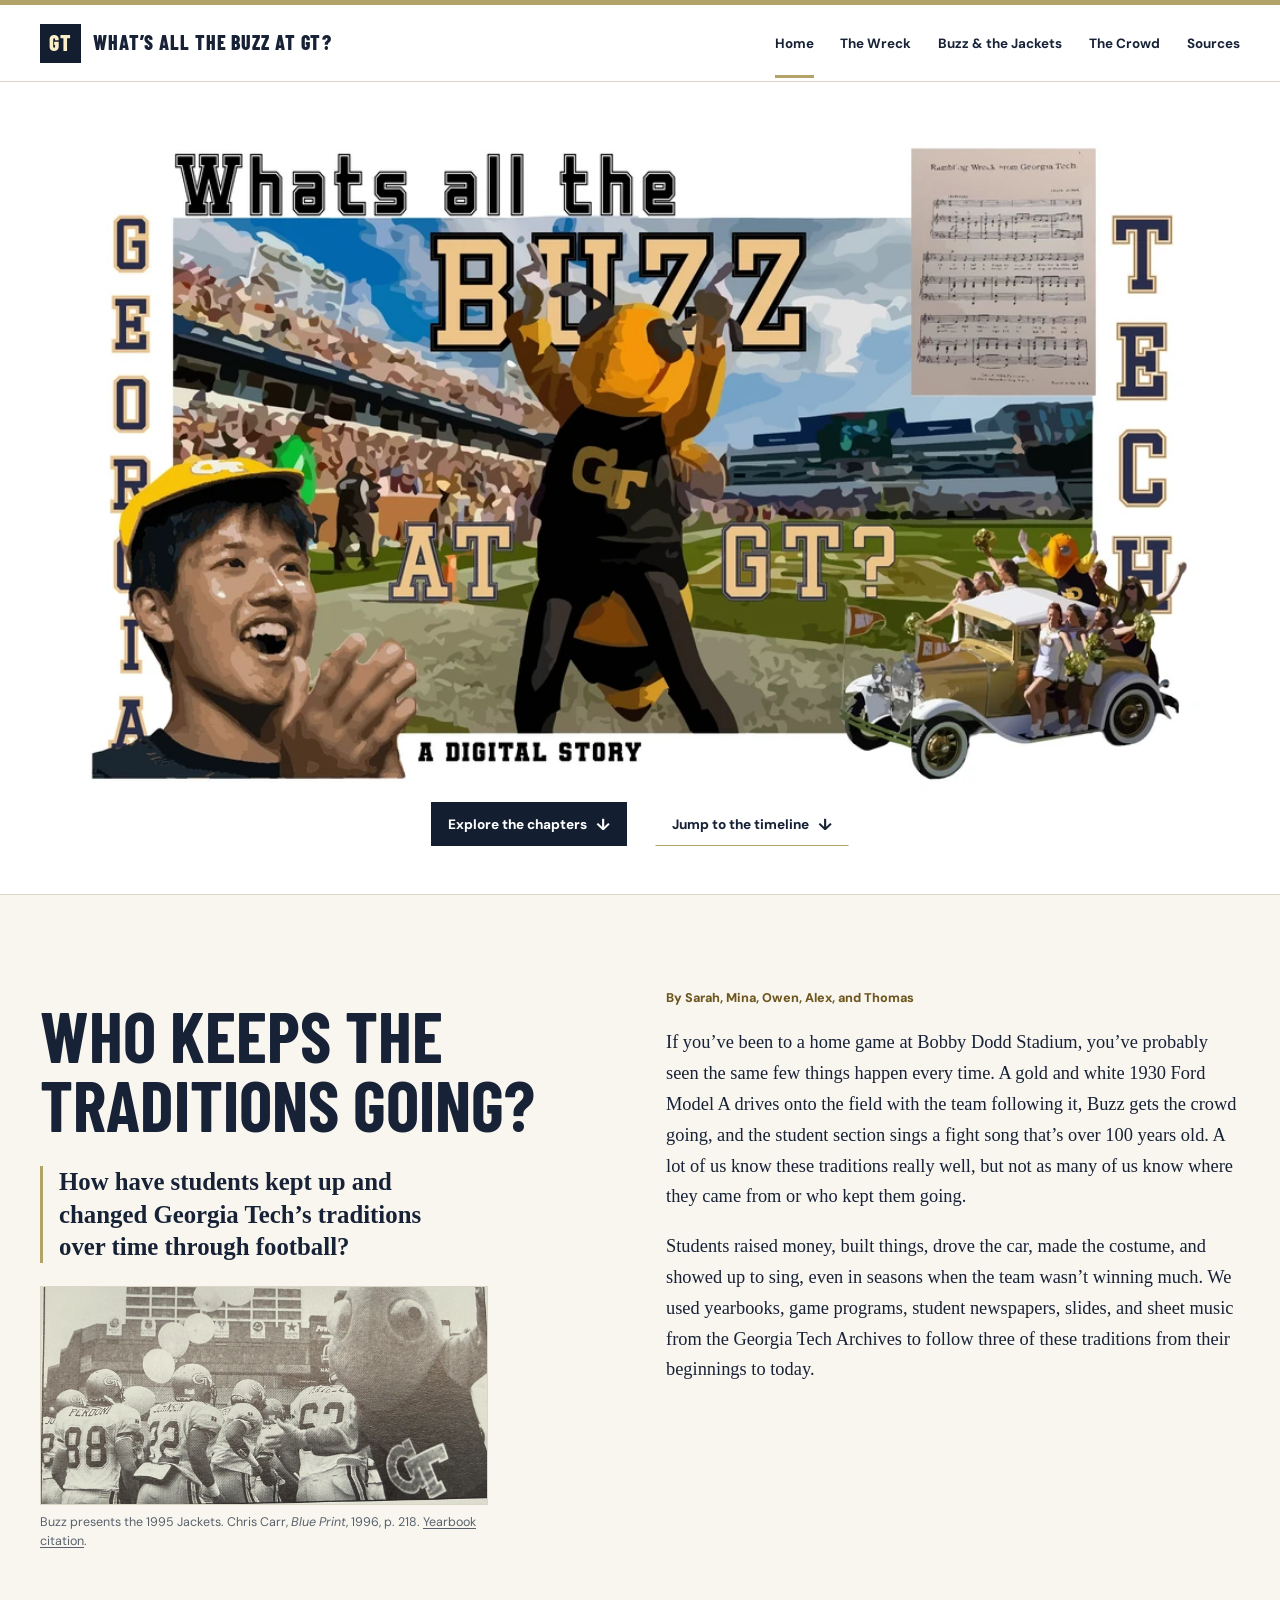
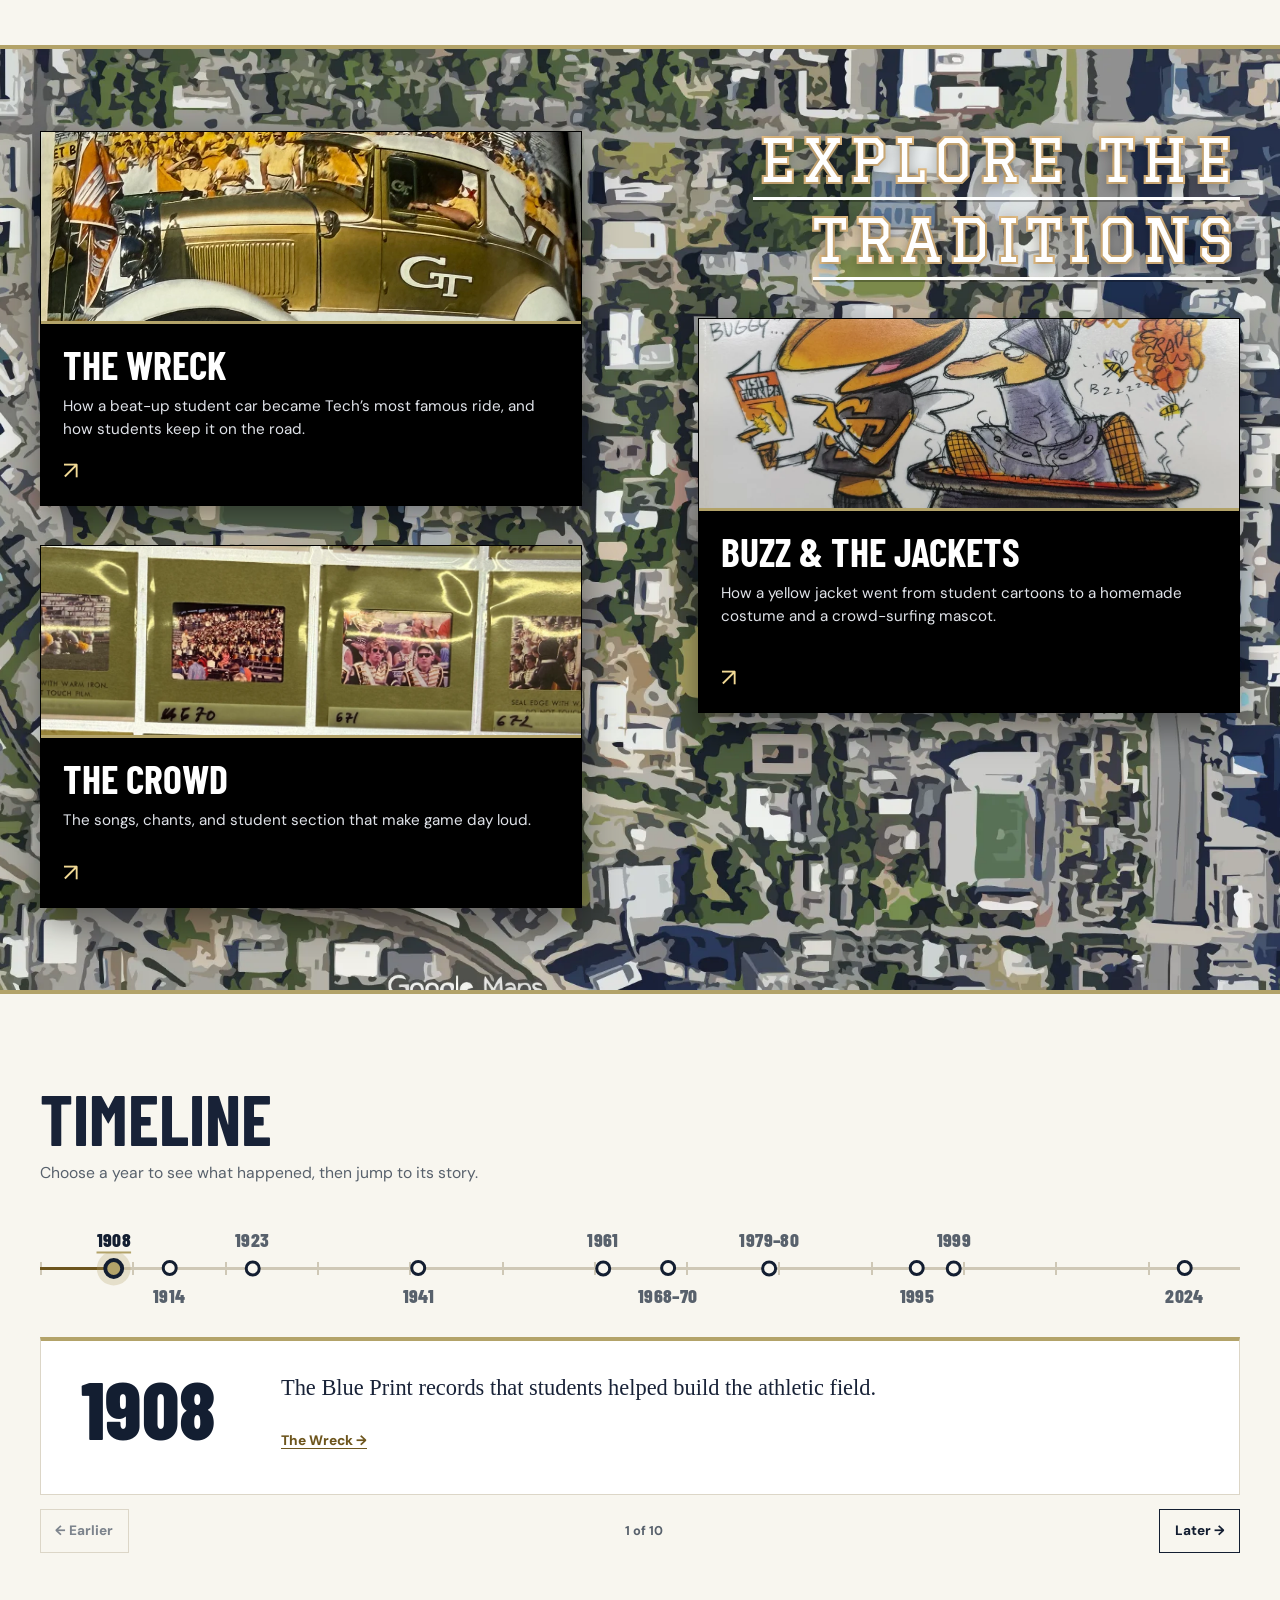
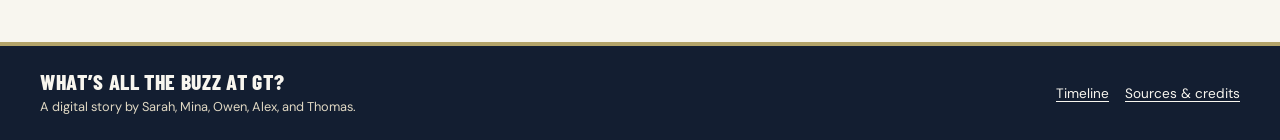
<file: index.html>
<!doctype html>
<html lang="en">
<head>
  <meta charset="utf-8">
  <meta name="viewport" content="width=device-width, initial-scale=1">
  <meta name="description" content="A student digital story about Georgia Tech football traditions.">
  <meta name="theme-color" content="#131e31">
  <title>What’s All the Buzz at GT?</title>
  <link rel="icon" href="./assets/favicon.png" type="image/png">
  <link rel="apple-touch-icon" href="./assets/apple-touch-icon.png">
  <link rel="preconnect" href="https://fonts.googleapis.com">
  <link rel="preconnect" href="https://fonts.gstatic.com" crossorigin>
  <link href="https://fonts.googleapis.com/css2?family=Barlow+Condensed:wght@600;700;800&amp;family=DM+Sans:wght@400;600;700;800&amp;family=Graduate&amp;display=swap" rel="stylesheet">
  <link rel="stylesheet" href="./assets/style.css?v=238ddcef">
  <script src="./assets/vendor/qrcode.js" defer></script>
  <script src="./assets/story.js?v=b8e5e19c" defer></script>
</head>
<body>
<a href="#main" class="skip-link">Skip to content</a>
<header class="site-header">
  <div class="wrap header-inner">
    <a href="./" class="wordmark"><span class="monogram" aria-hidden="true">GT</span><span class="wordmark-text">What’s All the Buzz at GT?</span></a>
    <nav class="site-nav" aria-label="Main navigation">
      <a href="./" aria-current="page">Home</a>
      <a href="./wreck/">The Wreck</a>
      <a href="./buzz/">Buzz &amp; the Jackets</a>
      <a href="./crowd/">The Crowd</a>
      <a href="./sources/">Sources</a>
    </nav>
  </div>
</header>
<main id="main">
<section class="cover" aria-labelledby="cover-title">
  <div class="cover-inner">
    <h1 id="cover-title" class="sr-only">What’s All the Buzz at GT?</h1>
    <img src="./assets/cover.webp" srcset="./assets/cover-small.webp 1000w, ./assets/cover.webp 2138w"
         sizes="(max-width: 680px) calc(100vw - 20px), (max-width: 920px) calc(100vw - 38px), (max-width: 1196px) calc(100vw - 76px), 1120px"
         width="2138" height="1246" fetchpriority="high"
         alt="Collage of Buzz at Bobby Dodd Stadium, a cheering student, the Ramblin’ Wreck, and fight-song sheet music. A digital story.">
    <div class="cover-actions">
      <a class="action action-primary" href="#chapters">Explore the chapters <span aria-hidden="true">↓</span></a>
      <a class="action action-link" href="#timeline">Jump to the timeline <span aria-hidden="true">↓</span></a>
    </div>
  </div>
</section>
<section class="story" id="story">
  <div class="wrap story-grid">
    <div>
      <h2>Who keeps the<br> traditions going?</h2>
      <p class="home-question">How have students kept up and changed Georgia Tech’s traditions over time through football?</p>
      <figure class="home-archive">
        <a href="./assets/drive-img_0456.webp"><img src="./assets/drive-buzz-1995.webp" width="1450" height="707" alt="Buzz presents the 1995 football team as the players gather at the field entrance" loading="lazy"></a>
        <figcaption>Buzz presents the 1995 Jackets. Chris Carr, <cite>Blue Print</cite>, 1996, p. 218. <a href="./sources/#source-memberg">Yearbook citation</a>.</figcaption>
      </figure>
    </div>
    <div class="story-copy">
      <p class="byline">By Sarah, Mina, Owen, Alex, and Thomas</p>
      <p>If you’ve been to a home game at Bobby Dodd Stadium, you’ve probably seen the same few things happen every time. A gold and white 1930 Ford Model A drives onto the field with the team following it, Buzz gets the crowd going, and the student section sings a fight song that’s over 100 years old. A lot of us know these traditions really well, but not as many of us know where they came from or who kept them going.</p>
      <p>Students raised money, built things, drove the car, made the costume, and showed up to sing, even in seasons when the team wasn’t winning much. We used yearbooks, game programs, student newspapers, slides, and sheet music from the Georgia Tech Archives to follow three of these traditions from their beginnings to today.</p>
    </div>
  </div>
</section>
<section class="chapters" id="chapters" aria-labelledby="chapters-title">
  <div class="wrap explore-grid">
    <h2 id="chapters-title" class="explore-title"><span>Explore the</span> <span>traditions</span></h2>
    <a class="chapter-card" href="./wreck/">
  <div class="card-image"><img src="./assets/drive-wreck-banner.webp" alt="" loading="lazy"></div>
  <div class="card-body">
    <h3>The Wreck</h3>
    <p>How a beat-up student car became Tech’s most famous ride, and how students keep it on the road.</p>
    <span class="card-arrow" aria-hidden="true">↗</span>
  </div>
</a>
<a class="chapter-card" href="./buzz/">
  <div class="card-image"><img src="./assets/drive-buzz-banner.webp" alt="" loading="lazy"></div>
  <div class="card-body">
    <h3>Buzz &amp; the Jackets</h3>
    <p>How a yellow jacket went from student cartoons to a homemade costume and a crowd-surfing mascot.</p>
    <span class="card-arrow" aria-hidden="true">↗</span>
  </div>
</a>
<a class="chapter-card" href="./crowd/">
  <div class="card-image"><img src="./assets/drive-crowd-banner.webp" alt="" loading="lazy"></div>
  <div class="card-body">
    <h3>The Crowd</h3>
    <p>The songs, chants, and student section that make game day loud.</p>
    <span class="card-arrow" aria-hidden="true">↗</span>
  </div>
</a>
  </div>
</section>
<section class="timeline" id="timeline" aria-labelledby="timeline-title">
  <div class="wrap">
    <h2 id="timeline-title">Timeline</h2>
    <p class="timeline-intro">Choose a year to see what happened, then jump to its story.</p>
    <div data-timeline>
      <ol class="timeline-list"><li style="--pos: 6.15%">
    <button class="timeline-dot" type="button" data-side="above" aria-controls="timeline-card-0" hidden><span class="timeline-dot-label">1908</span><span class="timeline-dot-mark" aria-hidden="true"></span></button>
    <div class="timeline-card" id="timeline-card-0">
      <a class="timeline-year" href="./wreck/#year-1908">1908</a>
      <span class="timeline-event">The Blue Print records that students helped build the athletic field.</span>
      <span class="timeline-destinations"><a href="./wreck/#year-1908">The Wreck</a></span>
    </div>
  </li>
<li style="--pos: 10.77%">
    <button class="timeline-dot" type="button" data-side="below" aria-controls="timeline-card-1" hidden><span class="timeline-dot-label">1914</span><span class="timeline-dot-mark" aria-hidden="true"></span></button>
    <div class="timeline-card" id="timeline-card-1">
      <a class="timeline-year" href="./wreck/#year-1914">1914</a>
      <span class="timeline-event">Students raise $2,200 for the athletic grounds.</span>
      <span class="timeline-destinations"><a href="./wreck/#year-1914">The Wreck</a></span>
    </div>
  </li>
<li style="--pos: 17.69%">
    <button class="timeline-dot" type="button" data-side="above" aria-controls="timeline-card-2" hidden><span class="timeline-dot-label">1923</span><span class="timeline-dot-mark" aria-hidden="true"></span></button>
    <div class="timeline-card" id="timeline-card-2">
      <a class="timeline-year" href="./crowd/#year-1923">1923</a>
      <span class="timeline-event">Frank Roman and Iver Granath’s Georgia Tech alma mater appears in print.</span>
      <span class="timeline-destinations"><a href="./crowd/#year-1923">The Crowd</a></span>
    </div>
  </li>
<li style="--pos: 31.54%">
    <button class="timeline-dot" type="button" data-side="below" aria-controls="timeline-card-3" hidden><span class="timeline-dot-label">1941</span><span class="timeline-dot-mark" aria-hidden="true"></span></button>
    <div class="timeline-card" id="timeline-card-3">
      <a class="timeline-year" href="./crowd/#year-1941">1941</a>
      <span class="timeline-event">The Technique prints student letters about overcrowded stands.</span>
      <span class="timeline-destinations"><a href="./crowd/#year-1941">The Crowd</a></span>
    </div>
  </li>
<li style="--pos: 46.92%">
    <button class="timeline-dot" type="button" data-side="above" aria-controls="timeline-card-4" hidden><span class="timeline-dot-label">1961</span><span class="timeline-dot-mark" aria-hidden="true"></span></button>
    <div class="timeline-card" id="timeline-card-4">
      <a class="timeline-year" href="./wreck/#year-1961">1961</a>
      <span class="timeline-event">The 1930 Ford Model A debuts as the official Ramblin’ Wreck.</span>
      <span class="timeline-destinations"><a href="./wreck/#year-1961">The Wreck</a></span>
    </div>
  </li>
<li style="--pos: 52.31%">
    <button class="timeline-dot" type="button" data-side="below" aria-controls="timeline-card-5" hidden><span class="timeline-dot-label">1968–70</span><span class="timeline-dot-mark" aria-hidden="true"></span></button>
    <div class="timeline-card" id="timeline-card-5">
      <a class="timeline-year" href="./crowd/#year-1968">1968–70</a>
      <span class="timeline-event">Slides record the band, cheerleaders, and student card displays.</span>
      <span class="timeline-destinations"><a href="./crowd/#year-1968">The Crowd</a></span>
    </div>
  </li>
<li style="--pos: 60.77%">
    <button class="timeline-dot" type="button" data-side="above" aria-controls="timeline-card-6" hidden><span class="timeline-dot-label">1979–80</span><span class="timeline-dot-mark" aria-hidden="true"></span></button>
    <div class="timeline-card" id="timeline-card-6">
      <a class="timeline-year" href="./buzz/#year-1979">1979–80</a>
      <span class="timeline-event">Richie Bland’s costume appears in 1979 and Buzz becomes official in 1980.</span>
      <span class="timeline-destinations"><a href="./buzz/#year-1979">Buzz &amp; the Jackets</a></span>
    </div>
  </li>
<li style="--pos: 73.08%">
    <button class="timeline-dot" type="button" data-side="below" aria-controls="timeline-card-7" hidden><span class="timeline-dot-label">1995</span><span class="timeline-dot-mark" aria-hidden="true"></span></button>
    <div class="timeline-card" id="timeline-card-7">
      <a class="timeline-year" href="./crowd/#year-1995">1995</a>
      <span class="timeline-event">The Blue Print looks back on Tech’s “Back to Our Roots” season.</span>
      <span class="timeline-destinations"><a href="./crowd/#year-1995">The Crowd</a></span>
    </div>
  </li>
<li style="--pos: 76.15%">
    <button class="timeline-dot" type="button" data-side="above" aria-controls="timeline-card-8" hidden><span class="timeline-dot-label">1999</span><span class="timeline-dot-mark" aria-hidden="true"></span></button>
    <div class="timeline-card" id="timeline-card-8">
      <a class="timeline-year" href="./buzz/#year-1999">1999</a>
      <span class="timeline-event">Buzz appears on the cover of a football program.</span>
      <span class="timeline-destinations"><a href="./buzz/#year-1999">Buzz &amp; the Jackets</a></span>
    </div>
  </li>
<li style="--pos: 95.38%">
    <button class="timeline-dot" type="button" data-side="below" aria-controls="timeline-card-9" hidden><span class="timeline-dot-label">2024</span><span class="timeline-dot-mark" aria-hidden="true"></span></button>
    <div class="timeline-card" id="timeline-card-9">
      <a class="timeline-year" href="./crowd/#year-2024">2024</a>
      <span class="timeline-event">Student season tickets sell out, and the Wreck breaks a mileage record.</span>
      <span class="timeline-destinations"><a href="./crowd/#year-2024">The Crowd</a> <a href="./wreck/#year-2024">The Wreck</a></span>
    </div>
  </li></ol>
      <div class="timeline-steps" hidden>
        <button type="button" data-step="-1"><span aria-hidden="true">←</span> Earlier</button>
        <span class="timeline-count" aria-live="polite"></span>
        <button type="button" data-step="1">Later <span aria-hidden="true">→</span></button>
      </div>
    </div>
  </div>
</section>
</main>
<footer class="site-footer">
  <div class="wrap footer-inner">
    <div>
      <p class="footer-title">What’s All the Buzz at GT?</p>
      <p class="footer-credit">A digital story by Sarah, Mina, Owen, Alex, and Thomas.</p>
    </div>
    <nav class="footer-links" aria-label="Footer navigation">
      <a href="./#timeline">Timeline</a>
      <a href="./sources/">Sources &amp; credits</a>
    </nav>
  </div>
</footer>
</body>
</html>
</file>
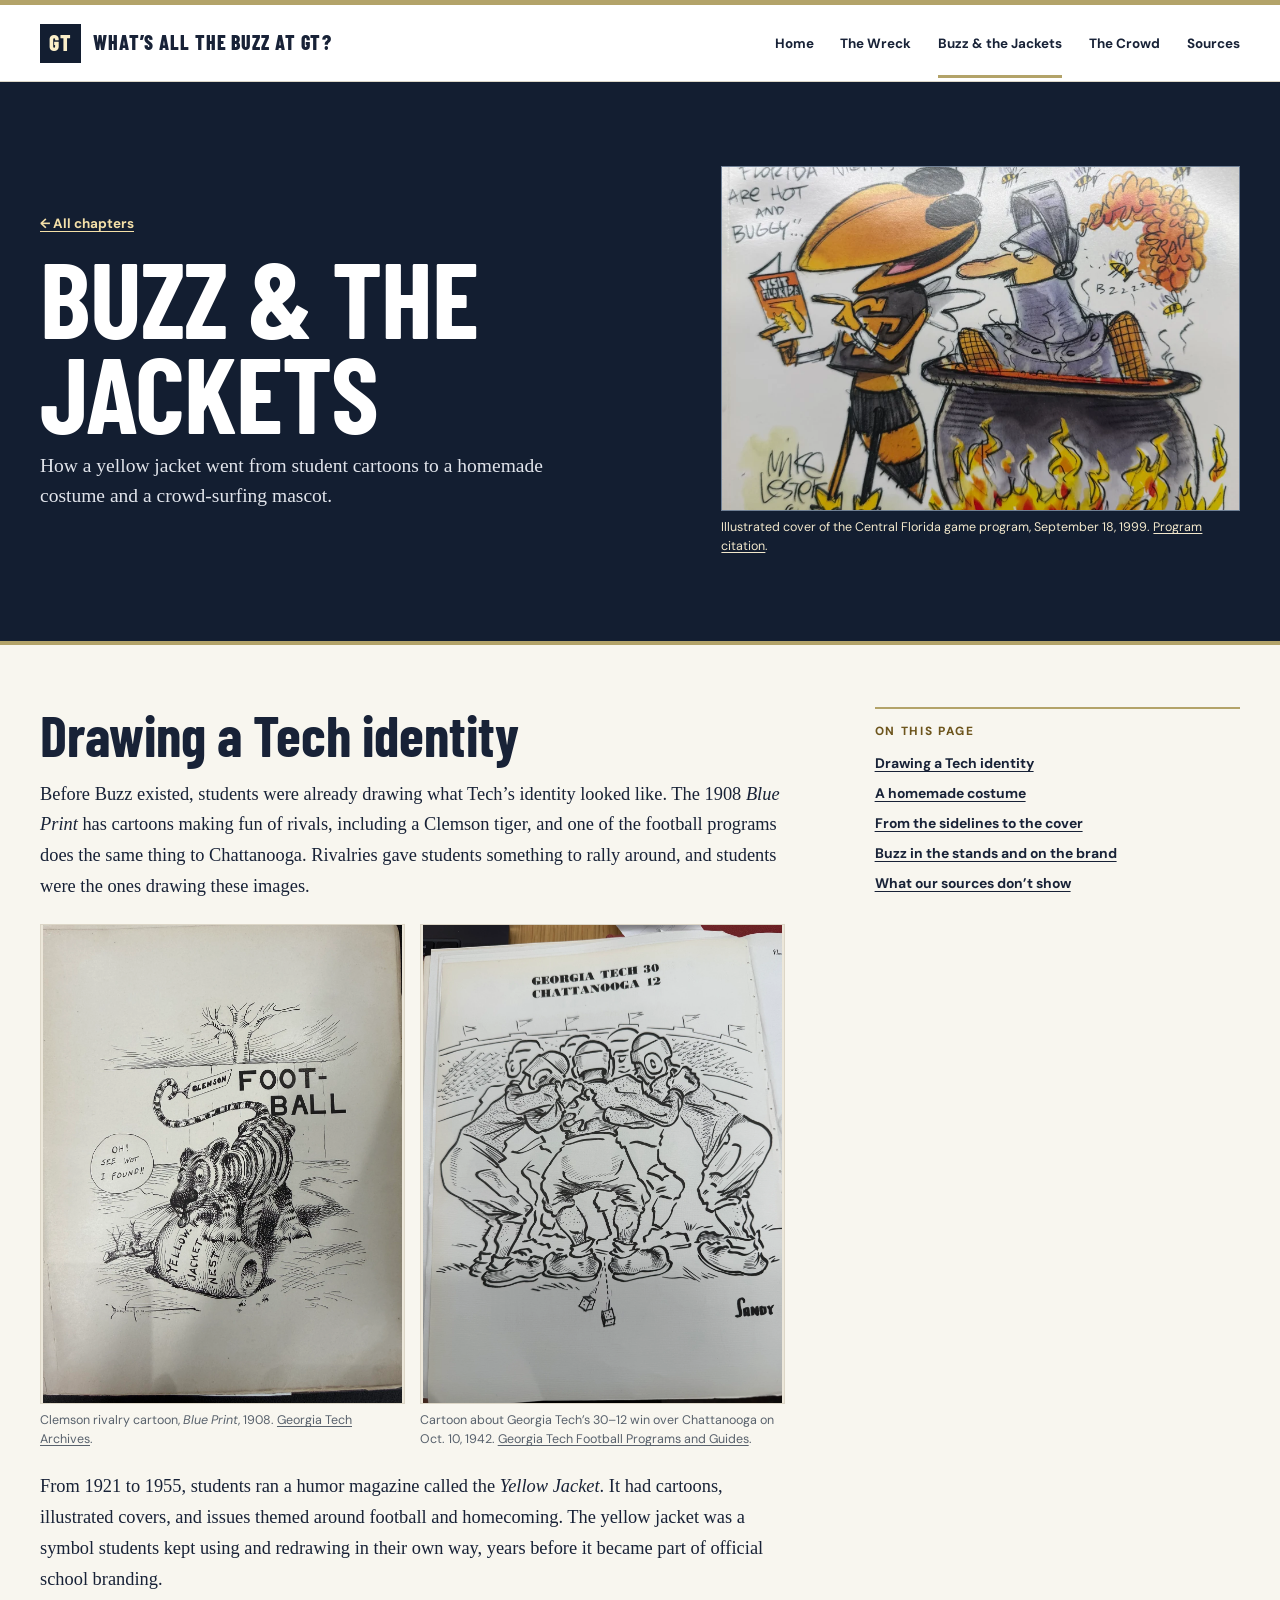
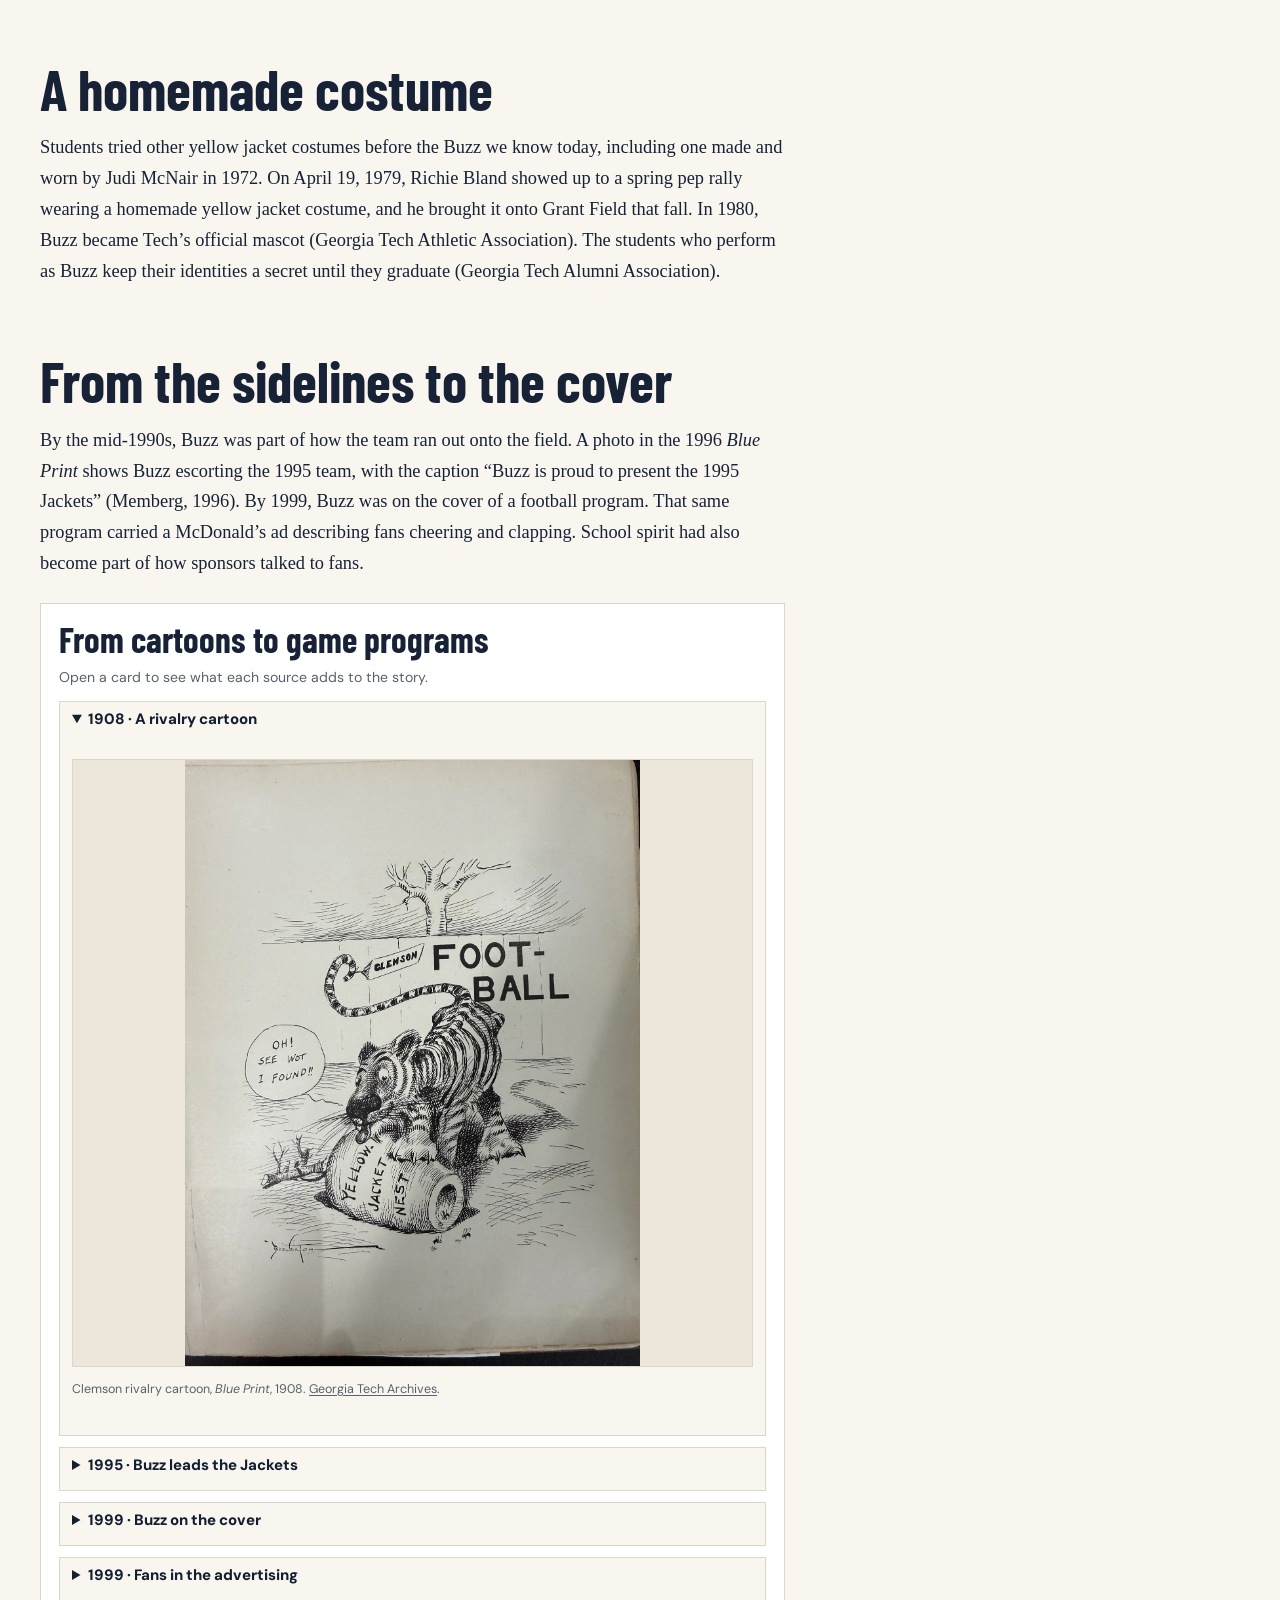
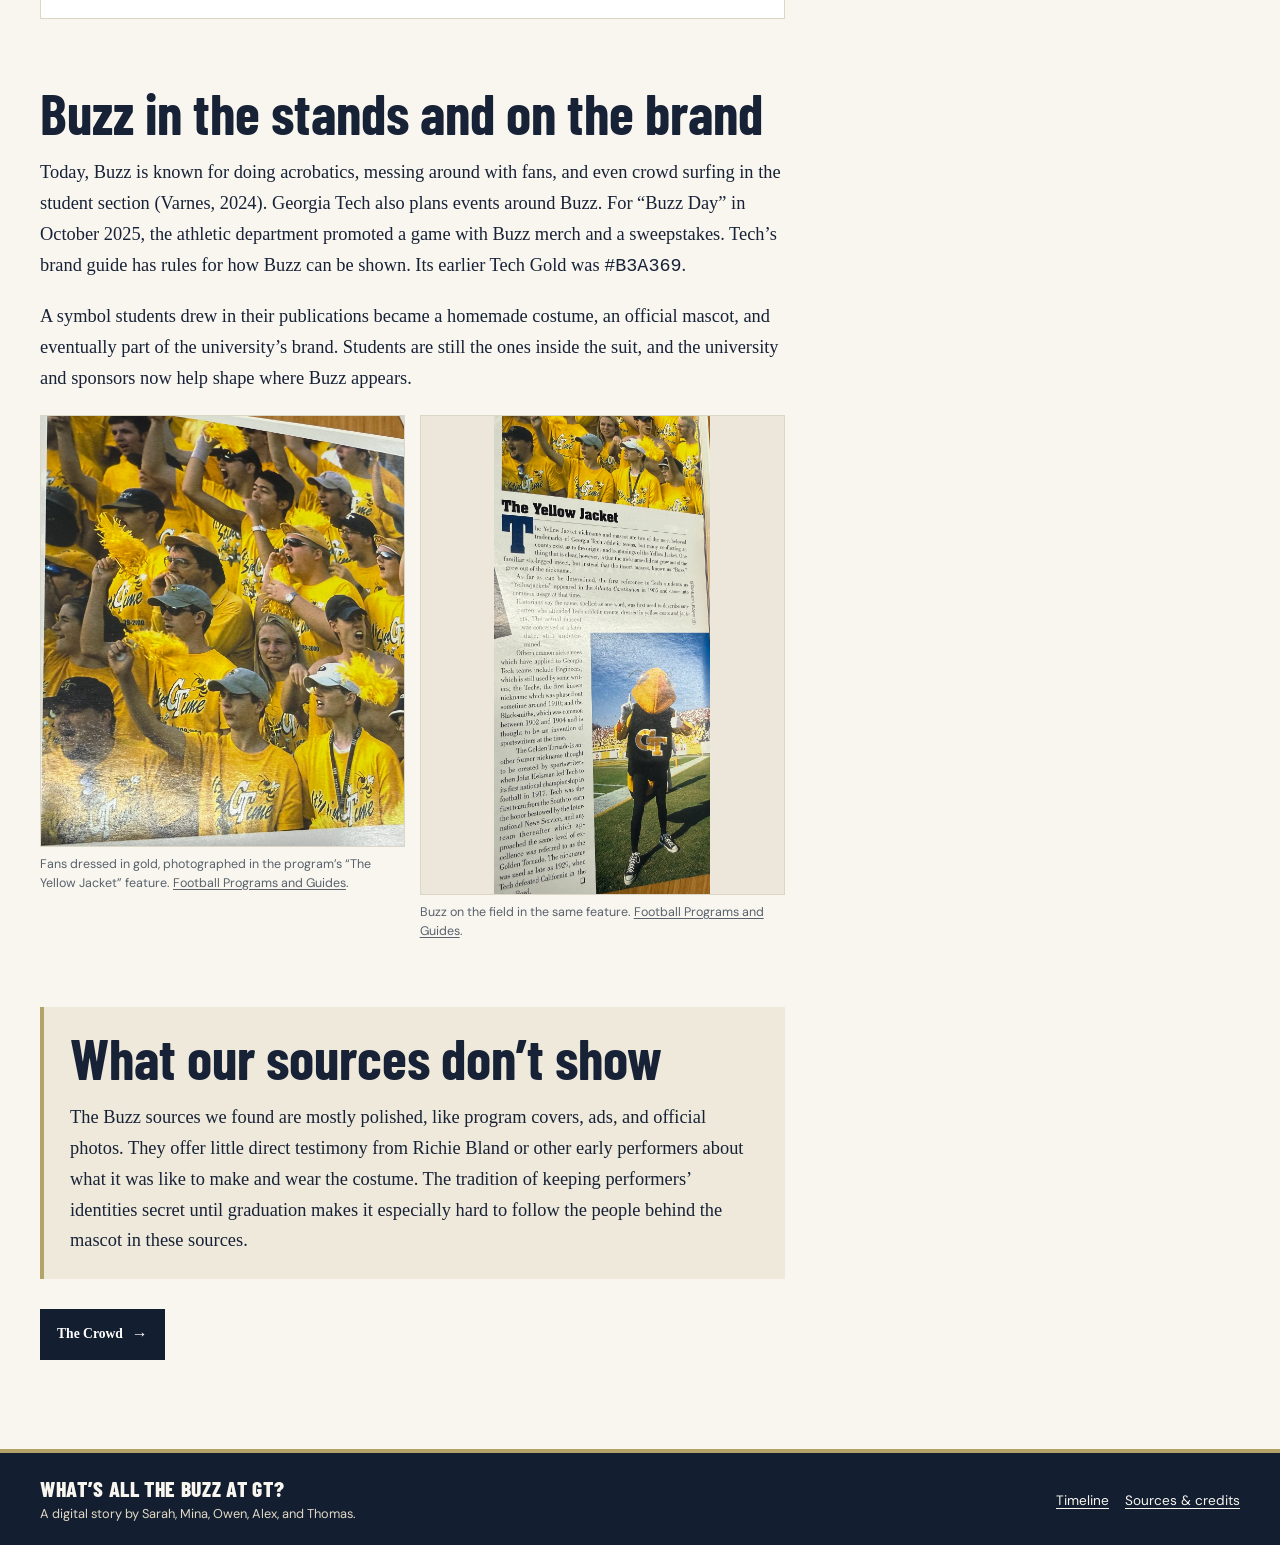
<file: buzz/index.html>
<!doctype html>
<html lang="en">
<head>
  <meta charset="utf-8">
  <meta name="viewport" content="width=device-width, initial-scale=1">
  <meta name="description" content="How a yellow jacket went from student cartoons to a homemade costume and a crowd-surfing mascot.">
  <meta name="theme-color" content="#131e31">
  <title>Buzz &amp; the Jackets | What’s All the Buzz at GT?</title>
  <link rel="icon" href="../assets/favicon.png" type="image/png">
  <link rel="apple-touch-icon" href="../assets/apple-touch-icon.png">
  <link rel="preconnect" href="https://fonts.googleapis.com">
  <link rel="preconnect" href="https://fonts.gstatic.com" crossorigin>
  <link href="https://fonts.googleapis.com/css2?family=Barlow+Condensed:wght@600;700;800&amp;family=DM+Sans:wght@400;600;700;800&amp;family=Graduate&amp;display=swap" rel="stylesheet">
  <link rel="stylesheet" href="../assets/style.css?v=238ddcef">
  <script src="../assets/vendor/qrcode.js" defer></script>
  <script src="../assets/story.js?v=b8e5e19c" defer></script>
</head>
<body>
<a href="#main" class="skip-link">Skip to content</a>
<header class="site-header">
  <div class="wrap header-inner">
    <a href="../" class="wordmark"><span class="monogram" aria-hidden="true">GT</span><span class="wordmark-text">What’s All the Buzz at GT?</span></a>
    <nav class="site-nav" aria-label="Main navigation">
      <a href="../">Home</a>
      <a href="../wreck/">The Wreck</a>
      <a href="../buzz/" aria-current="page">Buzz &amp; the Jackets</a>
      <a href="../crowd/">The Crowd</a>
      <a href="../sources/">Sources</a>
    </nav>
  </div>
</header>
<main id="main">
<header class="chapter-banner banner-buzz">
  <div class="wrap chapter-banner-inner chapter-banner-grid">
    <div>
      <a class="breadcrumb" href="../#chapters">← All chapters</a>
      <h1>Buzz &amp; the Jackets</h1>
      <p>How a yellow jacket went from student cartoons to a homemade costume and a crowd-surfing mascot.</p>
    </div>
    <figure class="banner-image">
      <a href="../assets/drive-img_2704.webp"><img src="../assets/drive-buzz-banner.webp" alt="An illustration of Buzz alongside Central Florida’s mascot" fetchpriority="high"></a>
      <figcaption>Illustrated cover of the Central Florida game program, September 18, 1999. <a href="../sources/#source-program-1999">Program citation</a>.</figcaption>
    </figure>
  </div>
</header>
<div class="wrap article-layout">
  <article class="prose"><section class="chapter-section" id="year-1908">
  <h2>Drawing a Tech identity</h2>
  <p>Before Buzz existed, students were already drawing what Tech’s identity looked like. The 1908 <cite>Blue Print</cite> has cartoons making fun of rivals, including a Clemson tiger, and one of the football programs does the same thing to Chattanooga. Rivalries gave students something to rally around, and students were the ones drawing these images.</p>
  <div class="archive-grid">
    <figure class="archive-figure">
      <a href="../assets/drive-img_2699.webp"><img src="../assets/drive-img_2699.webp" alt="A Clemson tiger peers at a barrel labeled Yellow Jacket Nest" loading="lazy"></a>
      <figcaption>Clemson rivalry cartoon, <cite>Blue Print</cite>, 1908. <a href="../sources/#source-blueprint">Georgia Tech Archives</a>.</figcaption>
    </figure>
    <figure class="archive-figure">
      <a href="../assets/drive-img_0462.webp"><img src="../assets/drive-img_0462.webp" alt="Cartoon of a football pileup under the score Georgia Tech 30, Chattanooga 12" loading="lazy"></a>
      <figcaption>Cartoon about Georgia Tech’s 30–12 win over Chattanooga on Oct. 10, 1942. <a href="../sources/#source-programs">Georgia Tech Football Programs and Guides</a>.</figcaption>
    </figure>
  </div>
  <p>From 1921 to 1955, students ran a humor magazine called the <cite>Yellow Jacket</cite>. It had cartoons, illustrated covers, and issues themed around football and homecoming. The yellow jacket was a symbol students kept using and redrawing in their own way, years before it became part of official school branding.</p>
</section>

<section class="chapter-section" id="year-1979">
  <h2>A homemade costume</h2>
  <p>Students tried other yellow jacket costumes before the Buzz we know today, including one made and worn by Judi McNair in 1972. On April 19, 1979, Richie Bland showed up to a spring pep rally wearing a homemade yellow jacket costume, and he brought it onto Grant Field that fall. In 1980, Buzz became Tech’s official mascot (Georgia Tech Athletic Association). The students who perform as Buzz keep their identities a secret until they graduate (Georgia Tech Alumni Association).</p>
</section>

<section class="chapter-section" id="year-1999">
  <h2>From the sidelines to the cover</h2>
  <p>By the mid-1990s, Buzz was part of how the team ran out onto the field. A photo in the 1996 <cite>Blue Print</cite> shows Buzz escorting the 1995 team, with the caption “Buzz is proud to present the 1995 Jackets” (Memberg, 1996). By 1999, Buzz was on the cover of a football program. That same program carried a McDonald’s ad describing fans cheering and clapping. School spirit had also become part of how sponsors talked to fans.</p>
    <section class="interactive" aria-labelledby="buzz-gallery-title">
    <div class="interactive-head">
      <h3 id="buzz-gallery-title">From cartoons to game programs</h3>
      <p>Open a card to see what each source adds to the story.</p>
    </div>
    <div class="gallery">
      <details class="reveal" open>
        <summary>1908 · A rivalry cartoon</summary>
        <figure class="archive-figure">
          <a href="../assets/drive-img_2699.webp"><img src="../assets/drive-img_2699.webp" alt="A Clemson tiger peers at a barrel labeled Yellow Jacket Nest" loading="lazy"></a>
          <figcaption>Clemson rivalry cartoon, <cite>Blue Print</cite>, 1908. <a href="../sources/#source-blueprint">Georgia Tech Archives</a>.</figcaption>
        </figure>
      </details>
      <details class="reveal">
        <summary>1995 · Buzz leads the Jackets</summary>
        <p>The entrance gave the mascot a role in a ritual fans saw every home game.</p>
        <figure class="archive-figure">
          <a href="../assets/drive-img_0456.webp"><img src="../assets/drive-img_0456.webp" alt="Black-and-white yearbook photo of Buzz alongside the 1995 Georgia Tech football team" loading="lazy"></a>
          <figcaption>Buzz with the 1995 Jackets, <cite>Blue Print</cite>, 1996, p. 218. <a href="../sources/#source-blueprint">Georgia Tech Archives</a>.</figcaption>
        </figure>
      </details>
      <details class="reveal">
        <summary>1999 · Buzz on the cover</summary>
        <p>The Central Florida game program put Buzz on its cover, where fans could recognize the mascot before they even opened it.</p>
        <figure class="archive-figure">
          <a href="../assets/drive-img_2704.webp"><img src="../assets/drive-img_2704.webp" alt="Illustrated program cover showing Buzz beside a bubbling cauldron, dated September 18, 1999" loading="lazy"></a>
          <figcaption>Georgia Tech vs. Central Florida program cover, Sept. 18, 1999. <a href="https://finding-aids.library.gatech.edu/repositories/2/archival_objects/44915">Georgia Tech Football Programs and Guides</a>.</figcaption>
        </figure>
      </details>
      <details class="reveal">
        <summary>1999 · Fans in the advertising</summary>
        <p>A McDonald’s ad counted cheers, jumps, and claps in its sales pitch. Elsewhere in the program, photographs put fans alongside the season schedule.</p>
        <div class="archive-grid">
          <figure class="archive-figure">
            <a href="../assets/drive-img_2702.webp"><img src="../assets/drive-img_2702.webp" alt="McDonald’s ad listing fan cheers and jumps above a hamburger" loading="lazy"></a>
            <figcaption>McDonald’s advertisement, Georgia Tech vs. Central Florida program, Sept. 18, 1999. <a href="https://finding-aids.library.gatech.edu/repositories/2/archival_objects/44915">Georgia Tech Football Programs and Guides</a>.</figcaption>
          </figure>
          <figure class="archive-figure">
            <a href="../assets/drive-img_2703.webp"><img src="../assets/drive-img_2703.webp" alt="Football program page with crowd photos and the 1999 Georgia Tech schedule" loading="lazy"></a>
            <figcaption>Season schedule and crowd photographs, Georgia Tech vs. Central Florida program, Sept. 18, 1999. <a href="https://finding-aids.library.gatech.edu/repositories/2/archival_objects/44915">Georgia Tech Football Programs and Guides</a>.</figcaption>
          </figure>
        </div>
      </details>
    </div>
  </section>

</section>

<section class="chapter-section" id="year-2025">
  <h2>Buzz in the stands and on the brand</h2>
  <p>Today, Buzz is known for doing acrobatics, messing around with fans, and even crowd surfing in the student section (Varnes, 2024). Georgia Tech also plans events around Buzz. For “Buzz Day” in October 2025, the athletic department promoted a game with Buzz merch and a sweepstakes. Tech’s brand guide has rules for how Buzz can be shown. Its earlier Tech Gold was <code>#B3A369</code>.</p>
  <p>A symbol students drew in their publications became a homemade costume, an official mascot, and eventually part of the university’s brand. Students are still the ones inside the suit, and the university and sponsors now help shape where Buzz appears.</p>
  <div class="archive-grid">
    <figure class="archive-figure"><a href="../assets/drive-img_0465.webp"><img src="../assets/drive-img_0465.webp" alt="Fans in gold shirts cheer and wave pom-poms" loading="lazy"></a><figcaption>Fans dressed in gold, photographed in the program’s “The Yellow Jacket” feature. <a href="../sources/#source-programs">Football Programs and Guides</a>.</figcaption></figure>
    <figure class="archive-figure"><a href="../assets/drive-img_0466.webp"><img src="../assets/drive-img_0466.webp" alt="The Yellow Jacket program feature with a photograph of Buzz on the field" loading="lazy"></a><figcaption>Buzz on the field in the same feature. <a href="../sources/#source-programs">Football Programs and Guides</a>.</figcaption></figure>
  </div>
</section>

<section class="chapter-section source-gap" id="buzz-source-gap">
  <h2>What our sources don’t show</h2>
  <p>The Buzz sources we found are mostly polished, like program covers, ads, and official photos. They offer little direct testimony from Richie Bland or other early performers about what it was like to make and wear the costume. The tradition of keeping performers’ identities secret until graduation makes it especially hard to follow the people behind the mascot in these sources.</p>
</section>

    <a class="action action-primary next-chapter" href="../crowd/">The Crowd <span aria-hidden="true">→</span></a>
  </article>
  <aside class="article-aside">
    <p class="eyebrow">On this page</p>
    <nav aria-label="Chapter sections"><a href="#year-1908">Drawing a Tech identity</a>
<a href="#year-1979">A homemade costume</a>
<a href="#year-1999">From the sidelines to the cover</a>
<a href="#year-2025">Buzz in the stands and on the brand</a>
<a href="#buzz-source-gap">What our sources don’t show</a></nav>
  </aside>
</div>
</main>
<footer class="site-footer">
  <div class="wrap footer-inner">
    <div>
      <p class="footer-title">What’s All the Buzz at GT?</p>
      <p class="footer-credit">A digital story by Sarah, Mina, Owen, Alex, and Thomas.</p>
    </div>
    <nav class="footer-links" aria-label="Footer navigation">
      <a href="../#timeline">Timeline</a>
      <a href="../sources/">Sources &amp; credits</a>
    </nav>
  </div>
</footer>
</body>
</html>
</file>
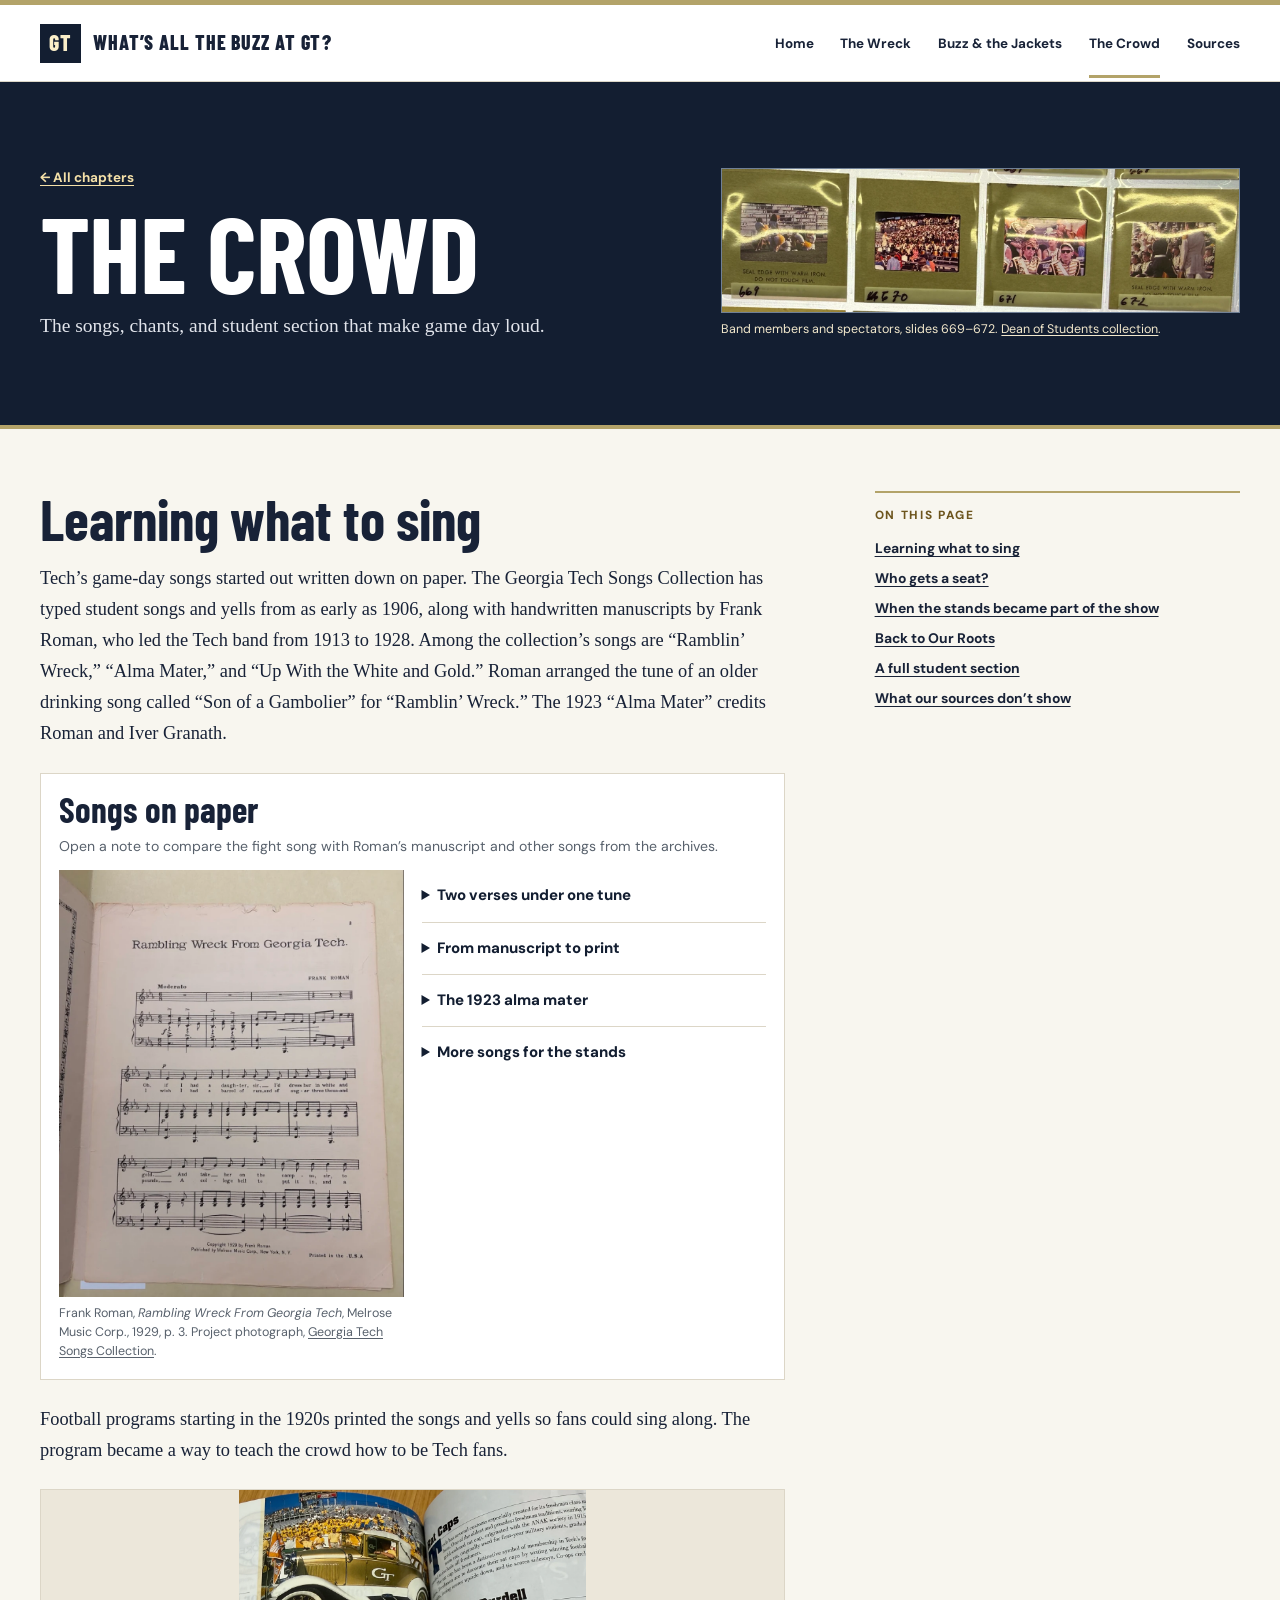
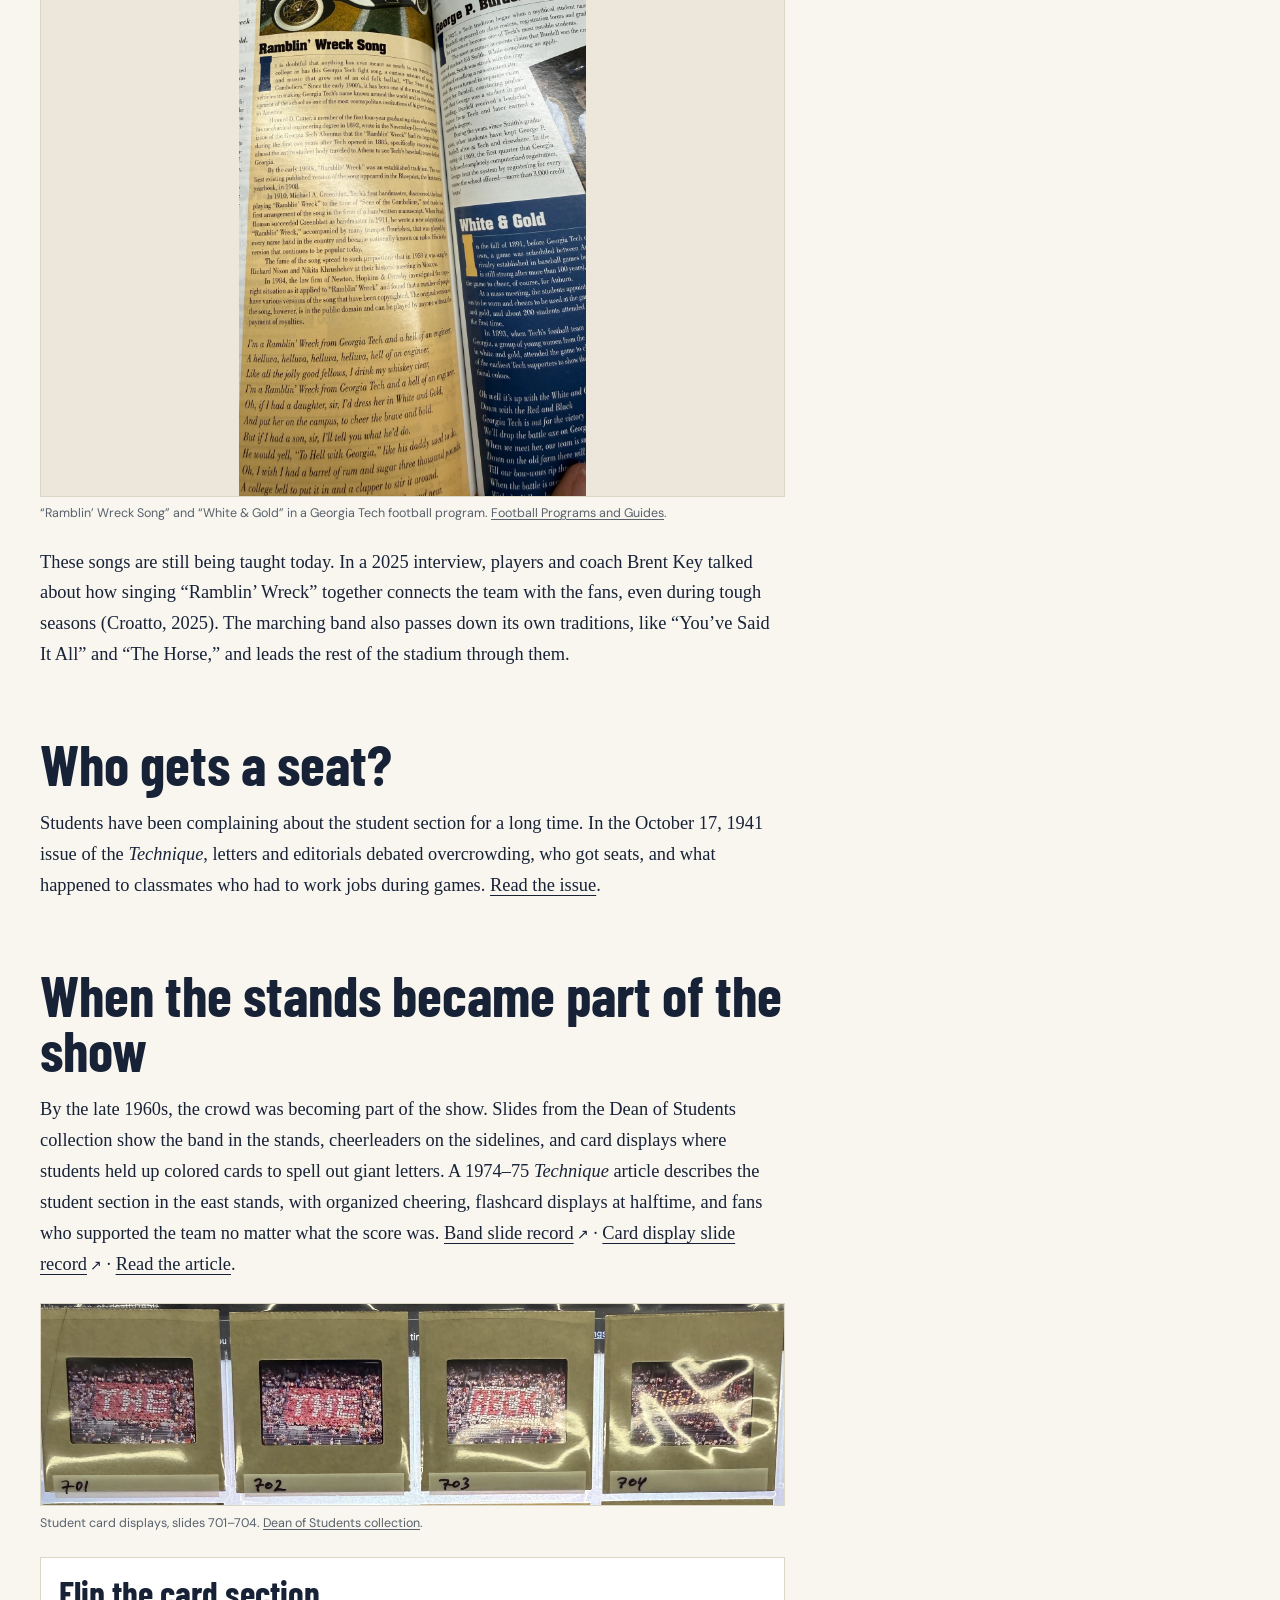
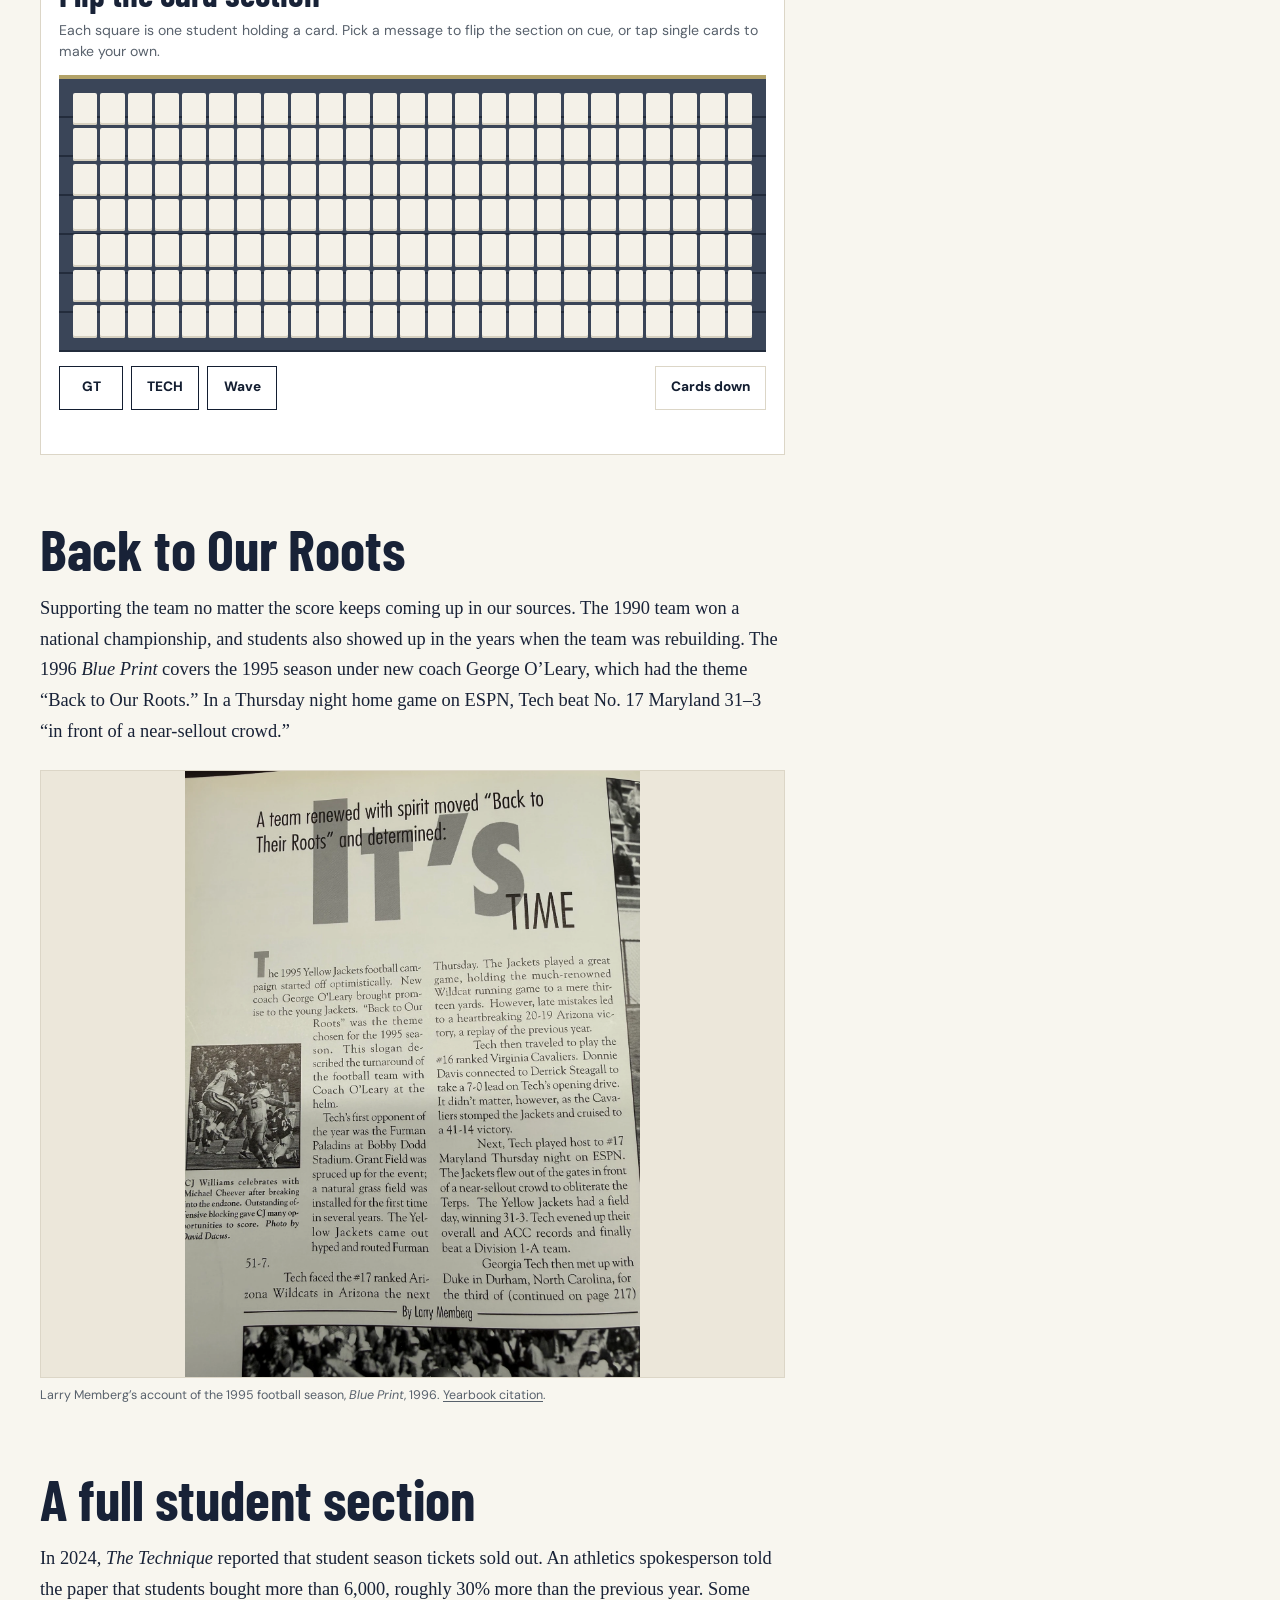
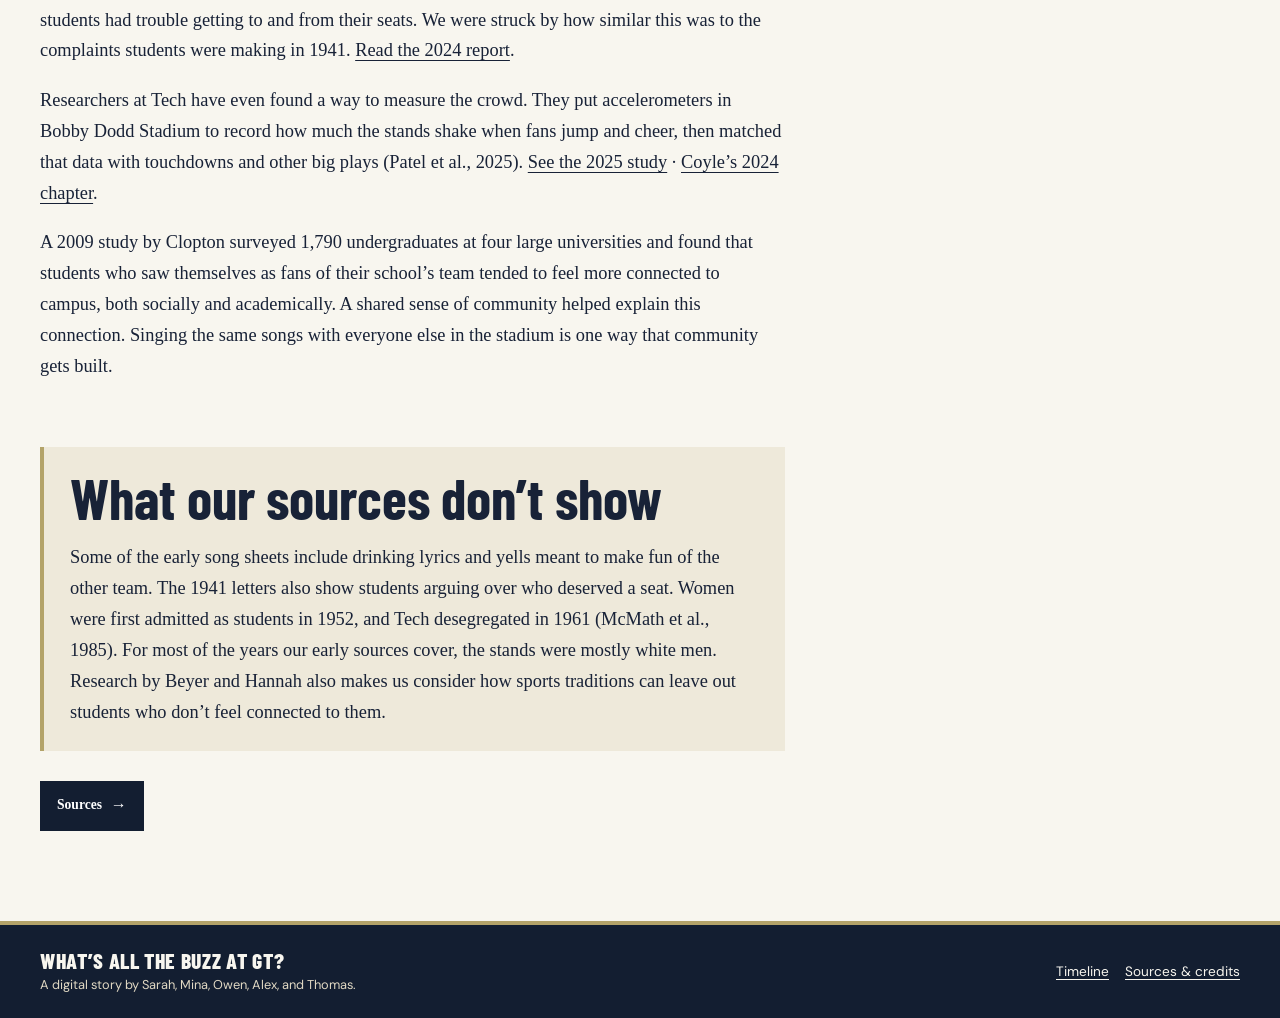
<file: crowd/index.html>
<!doctype html>
<html lang="en">
<head>
  <meta charset="utf-8">
  <meta name="viewport" content="width=device-width, initial-scale=1">
  <meta name="description" content="The songs, chants, and student section that make game day loud.">
  <meta name="theme-color" content="#131e31">
  <title>The Crowd | What’s All the Buzz at GT?</title>
  <link rel="icon" href="../assets/favicon.png" type="image/png">
  <link rel="apple-touch-icon" href="../assets/apple-touch-icon.png">
  <link rel="preconnect" href="https://fonts.googleapis.com">
  <link rel="preconnect" href="https://fonts.gstatic.com" crossorigin>
  <link href="https://fonts.googleapis.com/css2?family=Barlow+Condensed:wght@600;700;800&amp;family=DM+Sans:wght@400;600;700;800&amp;family=Graduate&amp;display=swap" rel="stylesheet">
  <link rel="stylesheet" href="../assets/style.css?v=238ddcef">
  <script src="../assets/vendor/qrcode.js" defer></script>
  <script src="../assets/story.js?v=b8e5e19c" defer></script>
</head>
<body>
<a href="#main" class="skip-link">Skip to content</a>
<header class="site-header">
  <div class="wrap header-inner">
    <a href="../" class="wordmark"><span class="monogram" aria-hidden="true">GT</span><span class="wordmark-text">What’s All the Buzz at GT?</span></a>
    <nav class="site-nav" aria-label="Main navigation">
      <a href="../">Home</a>
      <a href="../wreck/">The Wreck</a>
      <a href="../buzz/">Buzz &amp; the Jackets</a>
      <a href="../crowd/" aria-current="page">The Crowd</a>
      <a href="../sources/">Sources</a>
    </nav>
  </div>
</header>
<main id="main">
<header class="chapter-banner banner-crowd">
  <div class="wrap chapter-banner-inner chapter-banner-grid">
    <div>
      <a class="breadcrumb" href="../#chapters">← All chapters</a>
      <h1>The Crowd</h1>
      <p>The songs, chants, and student section that make game day loud.</p>
    </div>
    <figure class="banner-image">
      <a href="../assets/drive-img_0451.webp"><img src="../assets/drive-crowd-banner.webp" alt="Mounted slides of students and marching band members in the stands" fetchpriority="high"></a>
      <figcaption>Band members and spectators, slides 669–672. <a href="../sources/#source-slides">Dean of Students collection</a>.</figcaption>
    </figure>
  </div>
</header>
<div class="wrap article-layout">
  <article class="prose"><section class="chapter-section" id="year-1923">
  <h2>Learning what to sing</h2>
  <p>Tech’s game-day songs started out written down on paper. The Georgia Tech Songs Collection has typed student songs and yells from as early as 1906, along with handwritten manuscripts by Frank Roman, who led the Tech band from 1913 to 1928. Among the collection’s songs are “Ramblin’ Wreck,” “Alma Mater,” and “Up With the White and Gold.” Roman arranged the tune of an older drinking song called “Son of a Gambolier” for “Ramblin’ Wreck.” The 1923 “Alma Mater” credits Roman and Iver Granath.</p>
    <section class="interactive" aria-labelledby="song-notes-title">
    <div class="interactive-head">
      <h3 id="song-notes-title">Songs on paper</h3>
      <p>Open a note to compare the fight song with Roman’s manuscript and other songs from the archives.</p>
    </div>
    <div class="song-grid">
      <figure>
        <a href="../assets/drive-music-5010.webp" aria-label="Open the full photograph of the 1929 Rambling Wreck score">
          <img src="../assets/drive-music-5010.webp" alt="Page three of the printed Rambling Wreck From Georgia Tech score, with two lines of lyrics beneath the melody and Frank Roman’s name above it" loading="lazy">
        </a>
        <figcaption>Frank Roman, <cite>Rambling Wreck From Georgia Tech</cite>, Melrose Music Corp., 1929, p. 3. Project photograph, <a href="../sources/#source-song-collection">Georgia Tech Songs Collection</a>.</figcaption>
      </figure>
      <div>
        <details class="reveal">
          <summary>Two verses under one tune</summary>
          <p>The upper line begins with dressing a daughter in white and gold. The lower line asks for a barrel of rum. Both verses sit beneath the same melody, a tune Roman adapted from the older drinking song “Son of a Gambolier.”</p>
        </details>
        <details class="reveal">
          <summary>From manuscript to print</summary>
          <p>The manuscript puts both verses beneath a single melody too. Both versions begin with a short instrumental introduction before the singers come in.</p>
          <figure>
            <a href="../assets/drive-music-4939.webp" aria-label="Open the full photograph of Roman’s handwritten Rambling Wreck manuscript">
              <img src="../assets/drive-music-4939.webp" alt="Frank Roman’s handwritten Rambling Wreck score with two verses under the melody" loading="lazy">
            </a>
            <figcaption>Frank Roman, <cite>Rambling Wreck From Georgia Tech</cite>, manuscript. Georgia Tech Songs Collection.</figcaption>
          </figure>
          <p><a href="../assets/drive-music-4928.webp">See a printed Ramblin’ Wreck cover</a></p>
        </details>
        <details class="reveal">
          <summary>The 1923 alma mater</summary>
          <p>The handwritten manuscript cover names both “Rambling Wreck” and Tech’s alma mater. The published 1923 score credits music to Roman and words to Iver Granath. Its opening verse calls on students to look up at the white and gold banner.</p>
          <figure>
            <a href="../assets/drive-music-5001.webp" aria-label="Open the full photograph of the manuscript cover">
              <img src="../assets/drive-music-5001.webp" alt="Handwritten cover naming Frank Roman’s original orchestrations for Rambling Wreck and Georgia Tech’s alma mater" loading="lazy">
            </a>
            <figcaption>Handwritten cover for Roman’s original orchestrations. Georgia Tech Songs Collection.</figcaption>
          </figure>
          <p><a href="../assets/archive-alma-mater-1923-score.webp">Read the first page of the printed score</a> · <a href="https://finding-aids.library.gatech.edu/repositories/2/archival_objects/3973">Archives record</a></p>
        </details>
        <details class="reveal">
          <summary>More songs for the stands</summary>
          <p>The typed song sheet for “Didn’t Tech Ramble” gives singers a tune they might already know and words about Tech carrying the ball through Carolina’s line.</p>
          <figure>
            <a href="../assets/drive-music-5051.webp" aria-label="Open the full photograph of the two typed football songs">
              <img src="../assets/drive-music-5051.webp" alt="Two typewritten songs titled In the Good Old Foot Ball Time and Didn’t Tech Ramble" loading="lazy">
            </a>
            <figcaption>Typed football song lyrics. Georgia Tech Songs Collection.</figcaption>
          </figure>
          <p><a href="../assets/drive-music-4918.webp">See the illustrated cover for Up with the White and Gold</a></p>
        </details>
      </div>
    </div>
  </section>

  <p>Football programs starting in the 1920s printed the songs and yells so fans could sing along. The program became a way to teach the crowd how to be Tech fans.</p>
  <figure class="archive-figure">
    <a href="../assets/drive-img_0464.webp"><img src="../assets/drive-img_0464.webp" alt="A program spread with Ramblin’ Wreck Song and White and Gold above printed lyrics" loading="lazy"></a>
    <figcaption>“Ramblin’ Wreck Song” and “White &amp; Gold” in a Georgia Tech football program. <a href="../sources/#source-programs">Football Programs and Guides</a>.</figcaption>
  </figure>
  <p>These songs are still being taught today. In a 2025 interview, players and coach Brent Key talked about how singing “Ramblin’ Wreck” together connects the team with the fans, even during tough seasons (Croatto, 2025). The marching band also passes down its own traditions, like “You’ve Said It All” and “The Horse,” and leads the rest of the stadium through them.</p>
</section>

<section class="chapter-section" id="year-1941">
  <h2>Who gets a seat?</h2>
  <p>Students have been complaining about the student section for a long time. In the October 17, 1941 issue of the <cite>Technique</cite>, letters and editorials debated overcrowding, who got seats, and what happened to classmates who had to work jobs during games. <a href="../sources/#source-technique-1941">Read the issue</a>.</p>
</section>

<section class="chapter-section" id="year-1968">
  <h2>When the stands became part of the show</h2>
  <p>By the late 1960s, the crowd was becoming part of the show. Slides from the Dean of Students collection show the band in the stands, cheerleaders on the sidelines, and card displays where students held up colored cards to spell out giant letters. A 1974–75 <cite>Technique</cite> article describes the student section in the east stands, with organized cheering, flashcard displays at halftime, and fans who supported the team no matter what the score was. <a href="https://finding-aids.library.gatech.edu/repositories/2/archival_objects/46712">Band slide record</a> · <a href="https://finding-aids.library.gatech.edu/repositories/2/archival_objects/46714">Card display slide record</a> · <a href="../sources/#source-technique-1975">Read the article</a>.</p>
  <figure class="archive-figure">
    <a href="../assets/drive-img_0453.webp"><img src="../assets/drive-display-slides.webp" alt="Four mounted slides capture letter formations made from cards held up by fans in the stands" loading="lazy"></a>
    <figcaption>Student card displays, slides 701–704. <a href="../sources/#source-slides">Dean of Students collection</a>.</figcaption>
  </figure>
    <section class="interactive card-stunt" aria-labelledby="stunt-title" data-stunt>
    <div class="interactive-head">
      <h3 id="stunt-title">Flip the card section</h3>
      <p>Each square is one student holding a card. Pick a message to flip the section on cue, or tap single cards to make your own.</p>
    </div>
    <div class="stunt-stands" aria-hidden="true"></div>
    <div class="stunt-controls" role="group" aria-label="Card display message" hidden>
      <button type="button" data-word="GT" aria-pressed="false">GT</button>
      <button type="button" data-word="TECH" aria-pressed="false">TECH</button>
      <button type="button" data-word="WAVE" aria-pressed="false">Wave</button>
      <button type="button" data-word="" class="stunt-reset">Cards down</button>
    </div>
    <p class="stunt-status" aria-live="polite"><noscript>Turn on JavaScript to flip the cards.</noscript></p>
  </section>

</section>

<section class="chapter-section" id="year-1995">
  <h2>Back to Our Roots</h2>
  <p>Supporting the team no matter the score keeps coming up in our sources. The 1990 team won a national championship, and students also showed up in the years when the team was rebuilding. The 1996 <cite>Blue Print</cite> covers the 1995 season under new coach George O’Leary, which had the theme “Back to Our Roots.” In a Thursday night home game on ESPN, Tech beat No. 17 Maryland 31–3 “in front of a near-sellout crowd.”</p>
  <figure class="archive-figure">
    <a href="../assets/drive-img_0455.webp"><img src="../assets/drive-img_0455.webp" alt="The 1996 Blue Print football article headed It’s Time, about the 1995 Back to Our Roots season" loading="lazy"></a>
    <figcaption>Larry Memberg’s account of the 1995 football season, <cite>Blue Print</cite>, 1996. <a href="../sources/#source-memberg">Yearbook citation</a>.</figcaption>
  </figure>
</section>

<section class="chapter-section" id="year-2024">
  <h2>A full student section</h2>
  <p>In 2024, <cite>The Technique</cite> reported that student season tickets sold out. An athletics spokesperson told the paper that students bought more than 6,000, roughly 30% more than the previous year. Some students had trouble getting to and from their seats. We were struck by how similar this was to the complaints students were making in 1941. <a href="../sources/#source-crowding-2024">Read the 2024 report</a>.</p>
  <p>Researchers at Tech have even found a way to measure the crowd. They put accelerometers in Bobby Dodd Stadium to record how much the stands shake when fans jump and cheer, then matched that data with touchdowns and other big plays (Patel et al., 2025). <a href="../sources/#source-sensors">See the 2025 study</a> · <a href="../sources/#source-coyle">Coyle’s 2024 chapter</a>.</p>
  <p>A 2009 study by Clopton surveyed 1,790 undergraduates at four large universities and found that students who saw themselves as fans of their school’s team tended to feel more connected to campus, both socially and academically. A shared sense of community helped explain this connection. Singing the same songs with everyone else in the stadium is one way that community gets built.</p>
</section>

<section class="chapter-section source-gap" id="crowd-source-gap">
  <h2>What our sources don’t show</h2>
  <p>Some of the early song sheets include drinking lyrics and yells meant to make fun of the other team. The 1941 letters also show students arguing over who deserved a seat. Women were first admitted as students in 1952, and Tech desegregated in 1961 (McMath et al., 1985). For most of the years our early sources cover, the stands were mostly white men. Research by Beyer and Hannah also makes us consider how sports traditions can leave out students who don’t feel connected to them.</p>
</section>

    <a class="action action-primary next-chapter" href="../sources/">Sources <span aria-hidden="true">→</span></a>
  </article>
  <aside class="article-aside">
    <p class="eyebrow">On this page</p>
    <nav aria-label="Chapter sections"><a href="#year-1923">Learning what to sing</a>
<a href="#year-1941">Who gets a seat?</a>
<a href="#year-1968">When the stands became part of the show</a>
<a href="#year-1995">Back to Our Roots</a>
<a href="#year-2024">A full student section</a>
<a href="#crowd-source-gap">What our sources don’t show</a></nav>
  </aside>
</div>
</main>
<footer class="site-footer">
  <div class="wrap footer-inner">
    <div>
      <p class="footer-title">What’s All the Buzz at GT?</p>
      <p class="footer-credit">A digital story by Sarah, Mina, Owen, Alex, and Thomas.</p>
    </div>
    <nav class="footer-links" aria-label="Footer navigation">
      <a href="../#timeline">Timeline</a>
      <a href="../sources/">Sources &amp; credits</a>
    </nav>
  </div>
</footer>
</body>
</html>
</file>
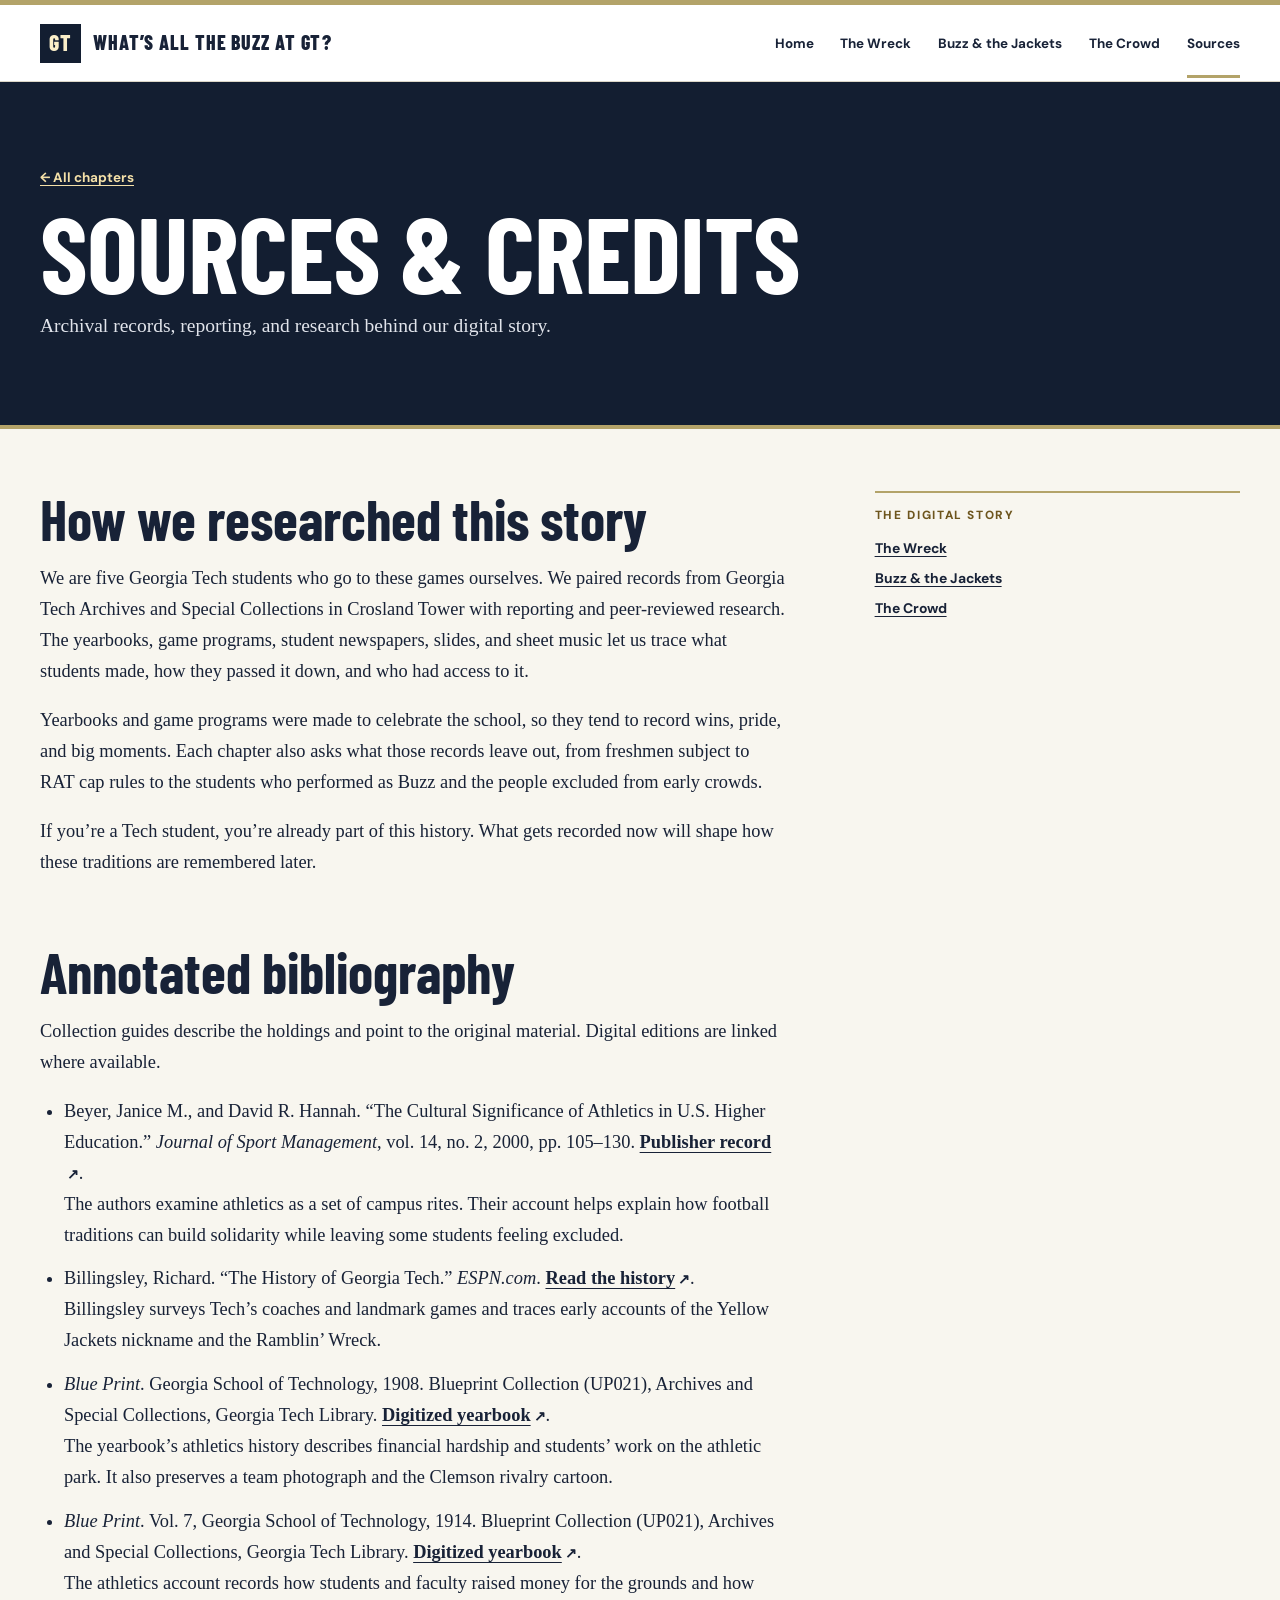
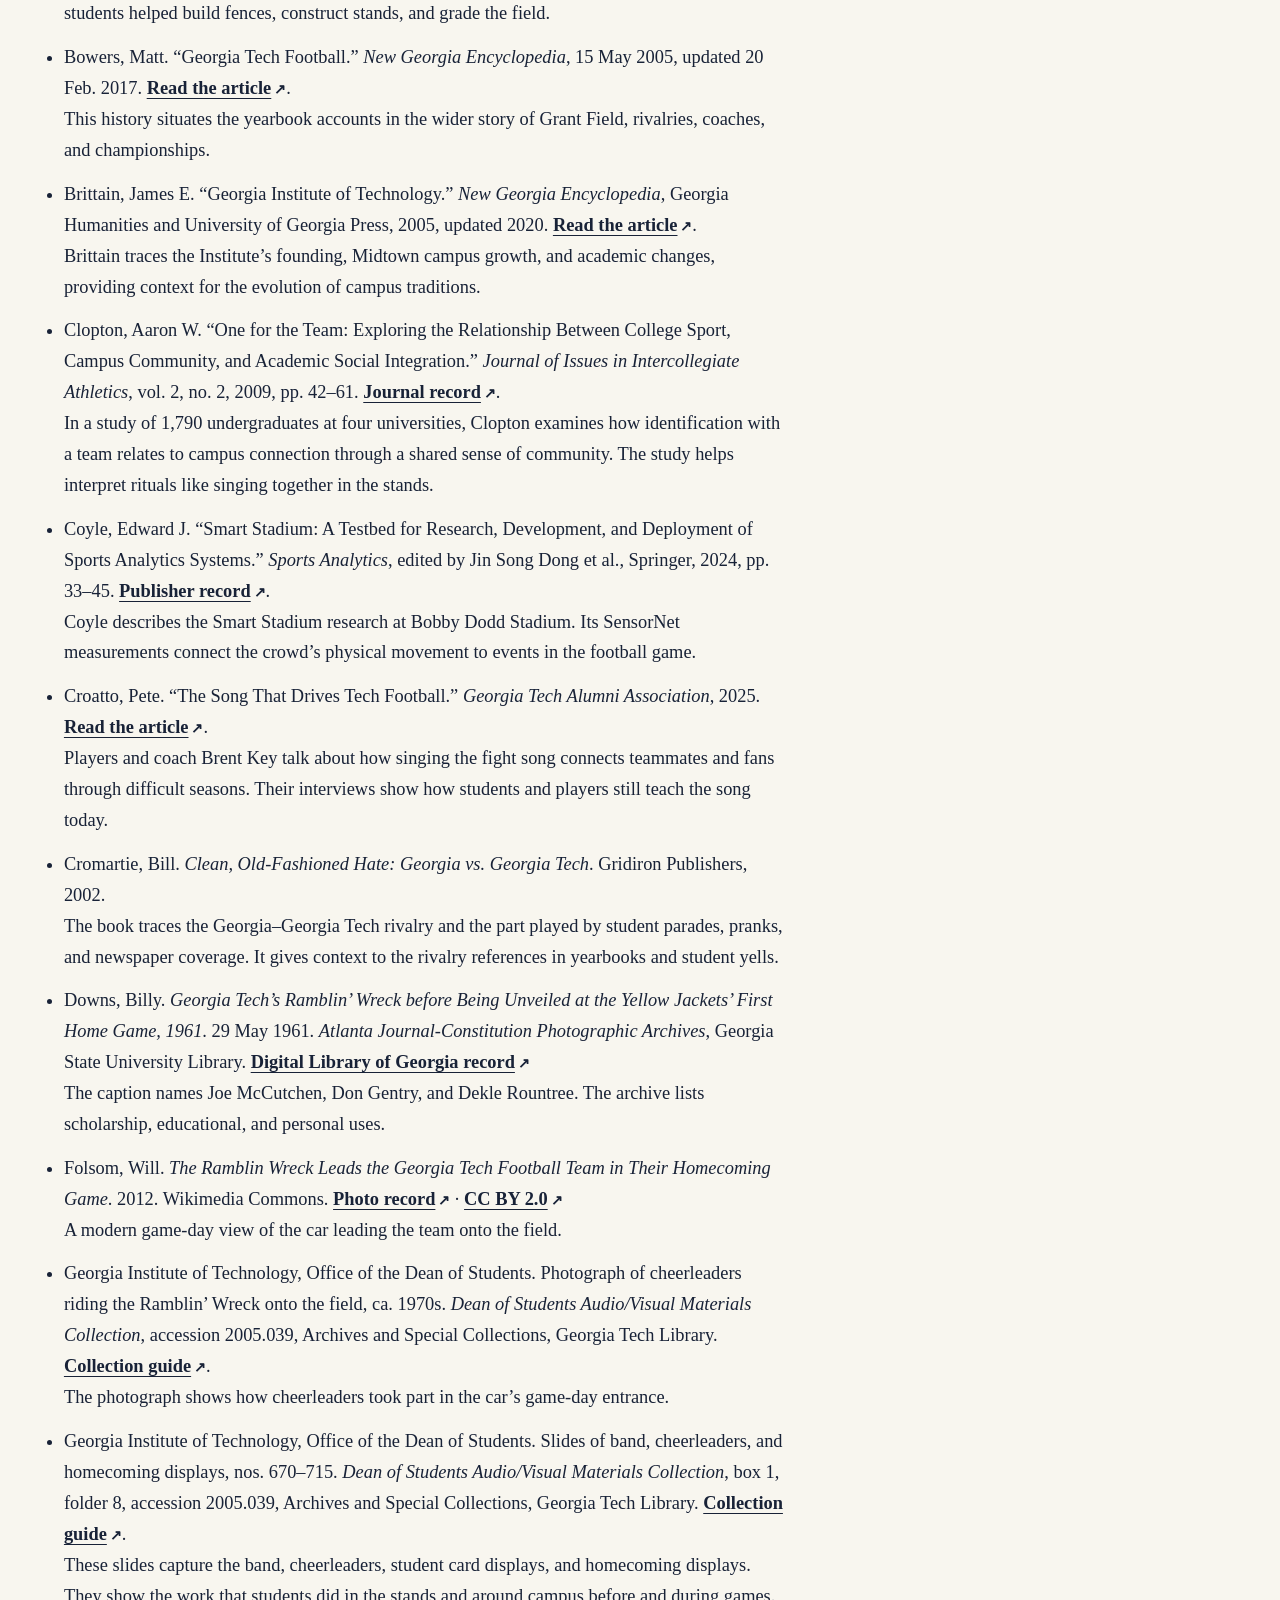
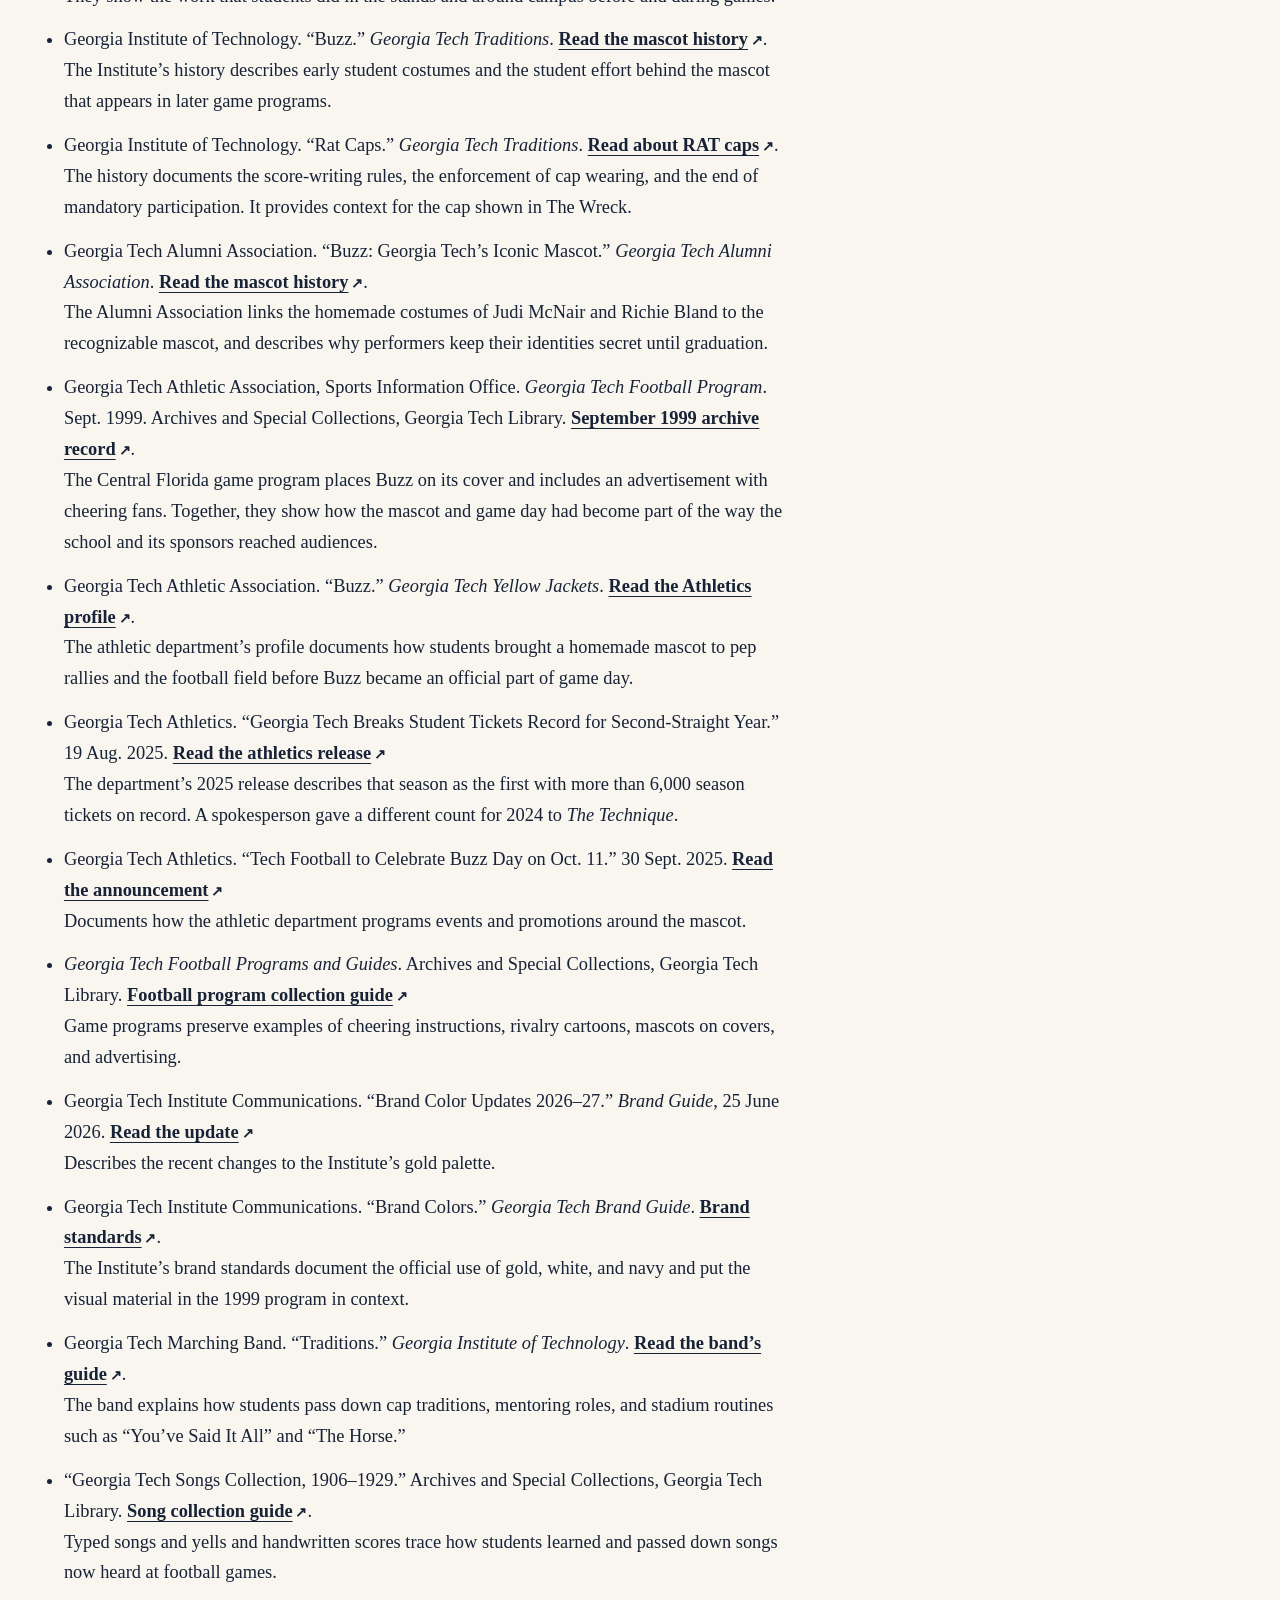
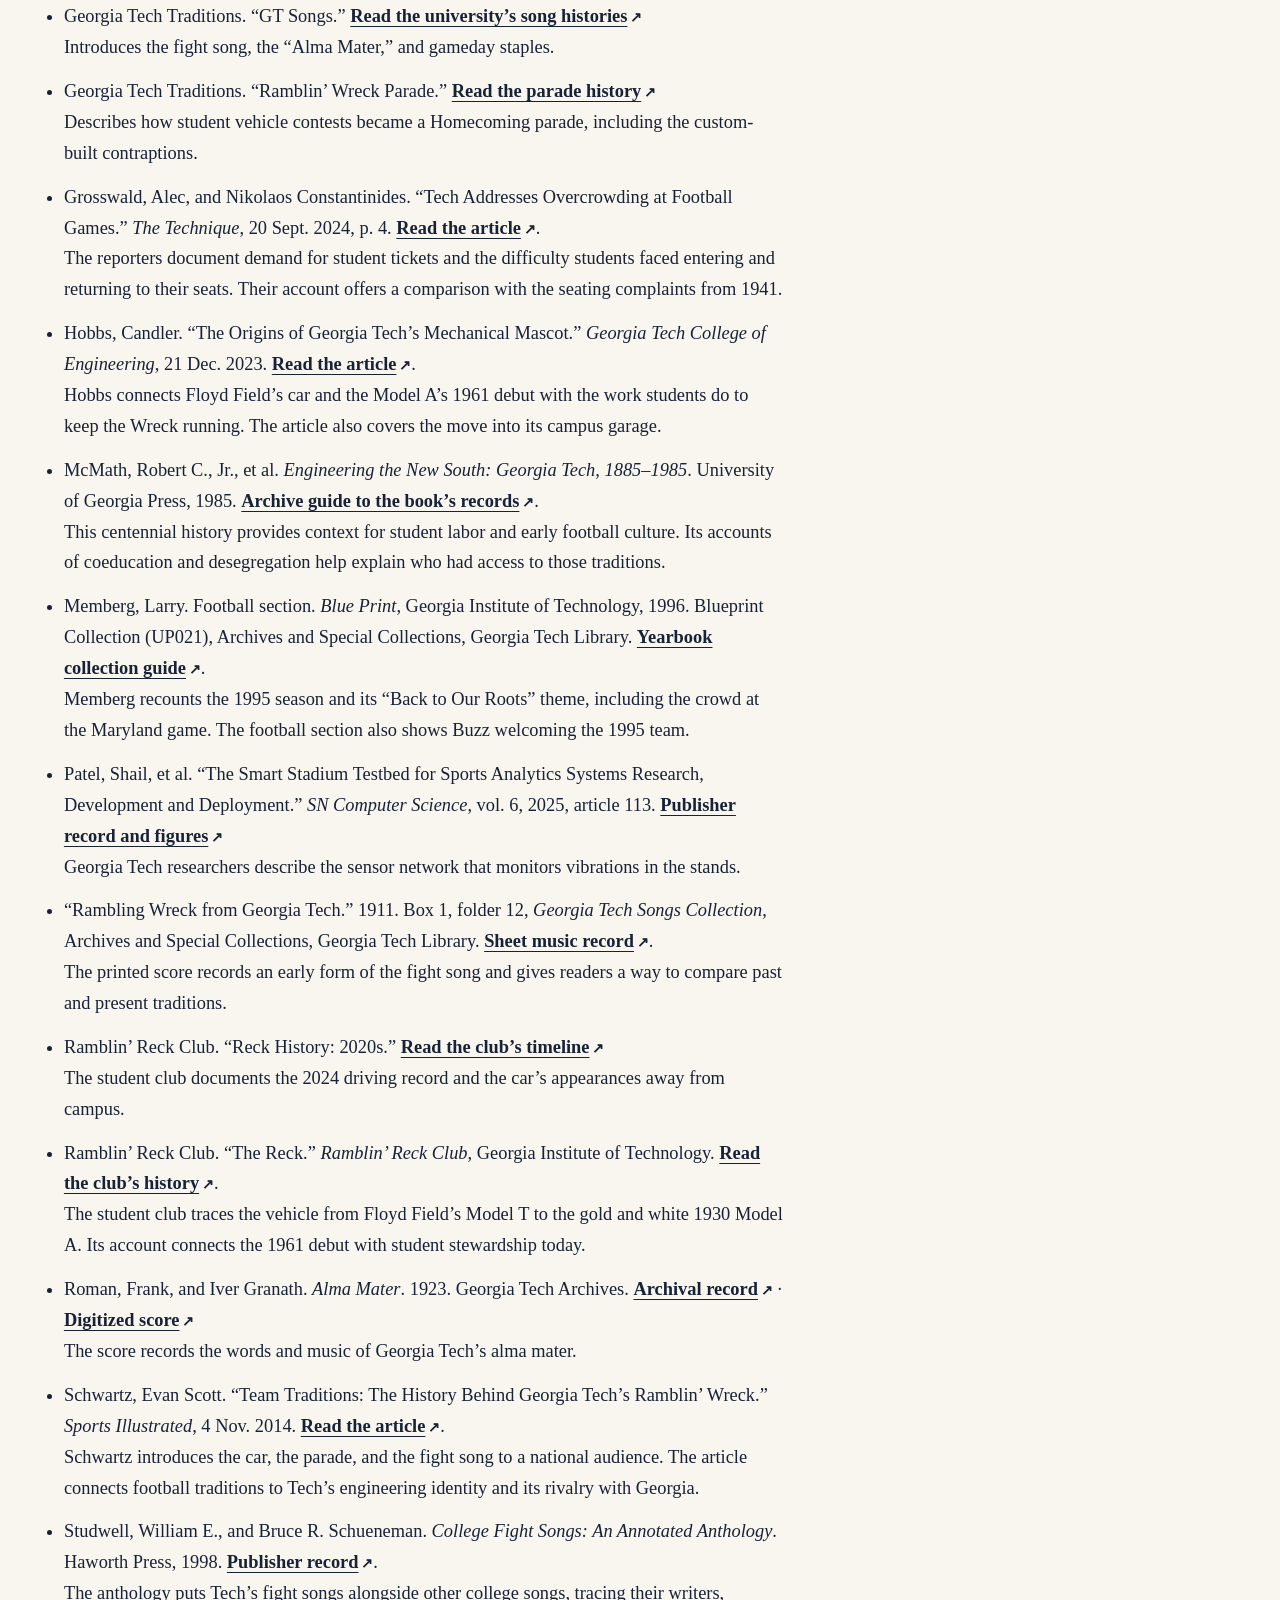
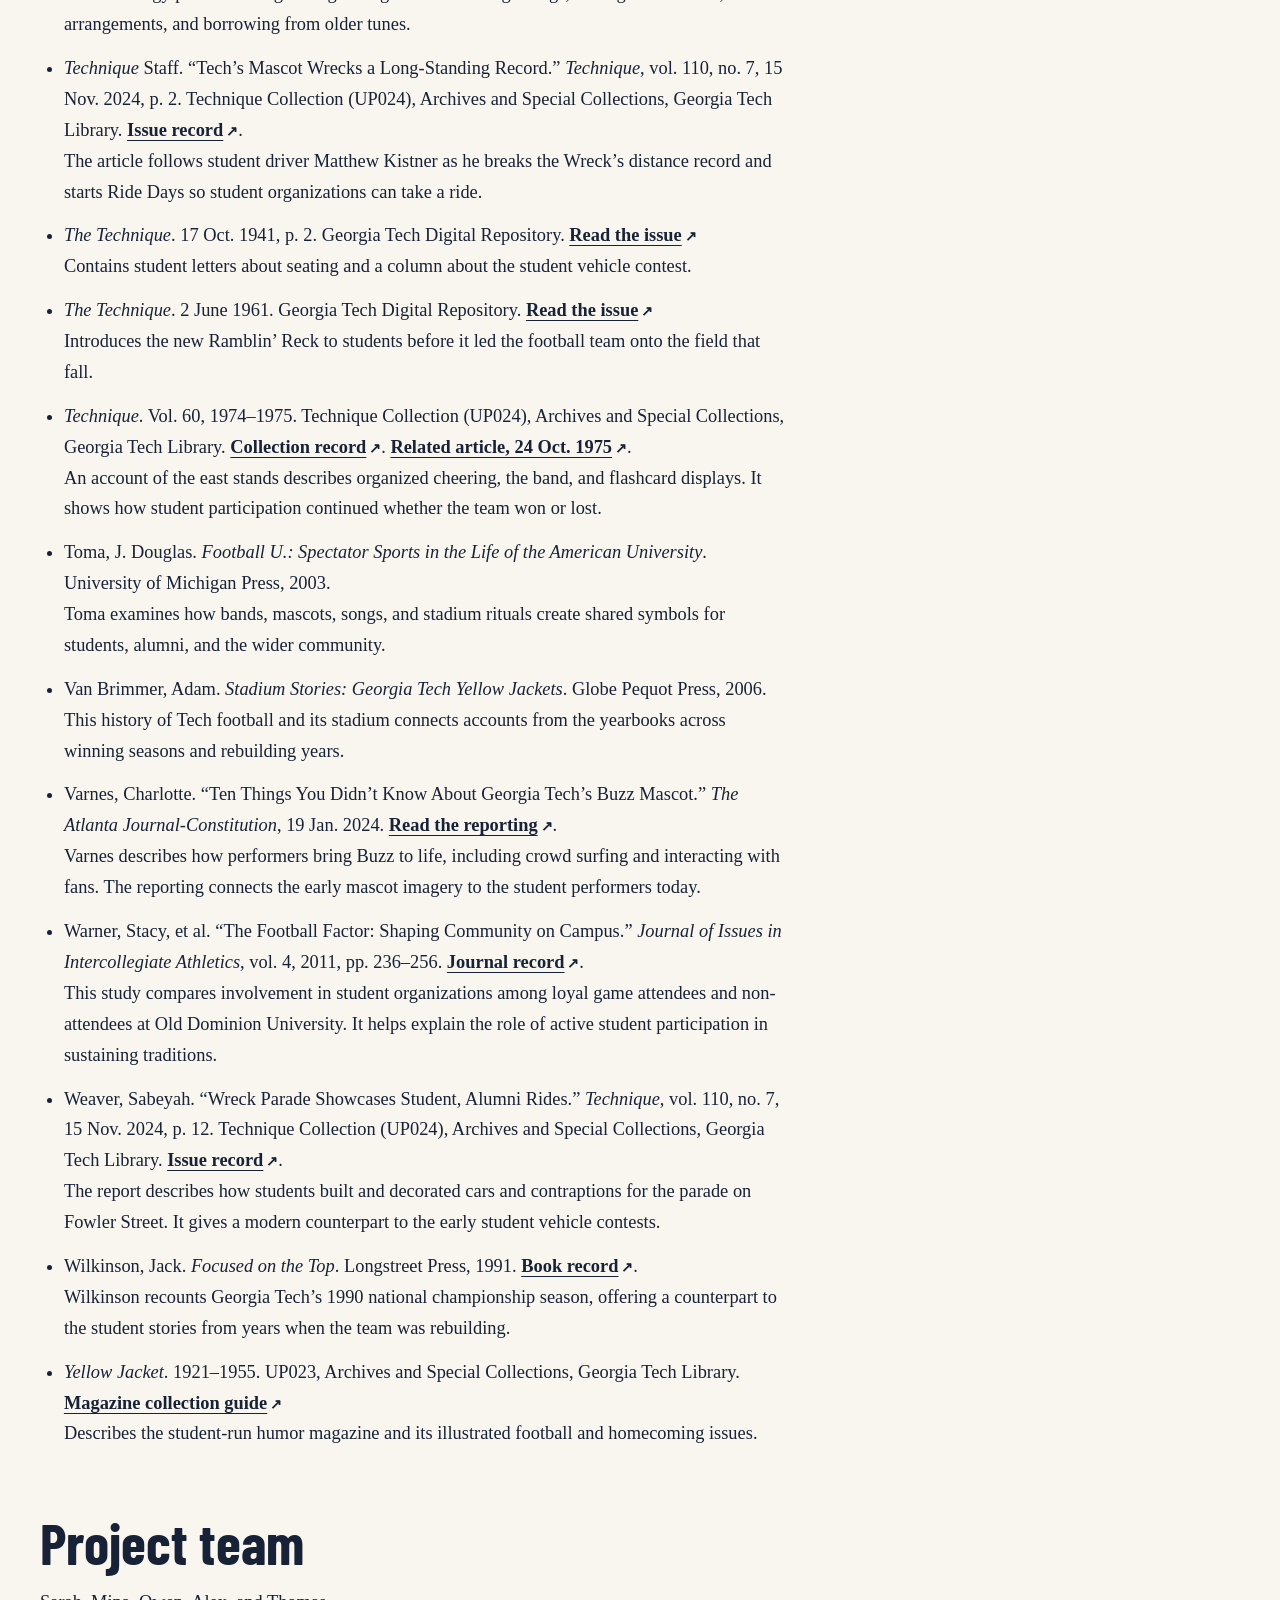
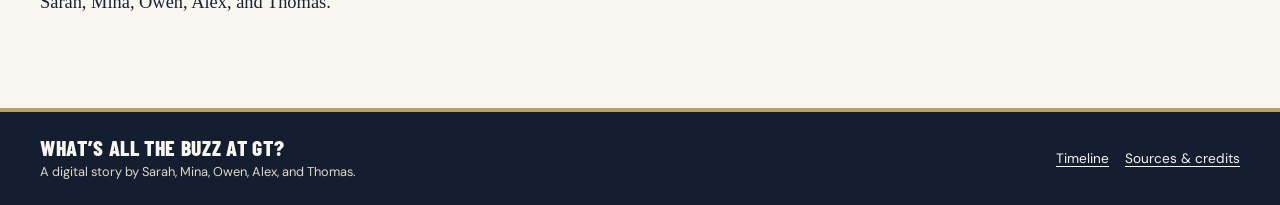
<file: sources/index.html>
<!doctype html>
<html lang="en">
<head>
  <meta charset="utf-8">
  <meta name="viewport" content="width=device-width, initial-scale=1">
  <meta name="description" content="Research, archive collections, and credits.">
  <meta name="theme-color" content="#131e31">
  <title>Sources &amp; credits | What’s All the Buzz at GT?</title>
  <link rel="icon" href="../assets/favicon.png" type="image/png">
  <link rel="apple-touch-icon" href="../assets/apple-touch-icon.png">
  <link rel="preconnect" href="https://fonts.googleapis.com">
  <link rel="preconnect" href="https://fonts.gstatic.com" crossorigin>
  <link href="https://fonts.googleapis.com/css2?family=Barlow+Condensed:wght@600;700;800&amp;family=DM+Sans:wght@400;600;700;800&amp;family=Graduate&amp;display=swap" rel="stylesheet">
  <link rel="stylesheet" href="../assets/style.css?v=238ddcef">
  <script src="../assets/vendor/qrcode.js" defer></script>
  <script src="../assets/story.js?v=b8e5e19c" defer></script>
</head>
<body>
<a href="#main" class="skip-link">Skip to content</a>
<header class="site-header">
  <div class="wrap header-inner">
    <a href="../" class="wordmark"><span class="monogram" aria-hidden="true">GT</span><span class="wordmark-text">What’s All the Buzz at GT?</span></a>
    <nav class="site-nav" aria-label="Main navigation">
      <a href="../">Home</a>
      <a href="../wreck/">The Wreck</a>
      <a href="../buzz/">Buzz &amp; the Jackets</a>
      <a href="../crowd/">The Crowd</a>
      <a href="../sources/" aria-current="page">Sources</a>
    </nav>
  </div>
</header>
<main id="main">
<header class="chapter-banner">
  <div class="wrap chapter-banner-inner">
    <a class="breadcrumb" href="../#chapters">← All chapters</a>
    <h1>Sources &amp; credits</h1>
    <p>Archival records, reporting, and research behind our digital story.</p>
  </div>
</header>
<div class="wrap article-layout">
  <article class="prose"><section class="chapter-section" id="our-research">
  <h2>How we researched this story</h2>
  <p>We are five Georgia Tech students who go to these games ourselves. We paired records from Georgia Tech Archives and Special Collections in Crosland Tower with reporting and peer-reviewed research. The yearbooks, game programs, student newspapers, slides, and sheet music let us trace what students made, how they passed it down, and who had access to it.</p>
  <p>Yearbooks and game programs were made to celebrate the school, so they tend to record wins, pride, and big moments. Each chapter also asks what those records leave out, from freshmen subject to RAT cap rules to the students who performed as Buzz and the people excluded from early crowds.</p>
  <p>If you’re a Tech student, you’re already part of this history. What gets recorded now will shape how these traditions are remembered later.</p>
</section>
<section class="chapter-section" id="bibliography">
  <h2>Annotated bibliography</h2>
  <p>Collection guides describe the holdings and point to the original material. Digital editions are linked where available.</p>
  <ul class="source-list">
    <li id="source-beyer">Beyer, Janice M., and David R. Hannah. “The Cultural Significance of Athletics in U.S. Higher Education.” <cite>Journal of Sport Management</cite>, vol. 14, no. 2, 2000, pp. 105–130. <a href="https://doi.org/10.1123/jsm.14.2.105">Publisher record</a>.
      <p>The authors examine athletics as a set of campus rites. Their account helps explain how football traditions can build solidarity while leaving some students feeling excluded.</p>
    </li>
    <li id="source-billingsley">Billingsley, Richard. “The History of Georgia Tech.” <cite>ESPN.com</cite>. <a href="https://www.espn.com/ncf/verge/s/gatechhistory.html">Read the history</a>.
      <p>Billingsley surveys Tech’s coaches and landmark games and traces early accounts of the Yellow Jackets nickname and the Ramblin’ Wreck.</p>
    </li>
    <li id="source-blueprint"><cite>Blue Print</cite>. Georgia School of Technology, 1908. Blueprint Collection (UP021), Archives and Special Collections, Georgia Tech Library. <a href="https://hdl.handle.net/1853/12285">Digitized yearbook</a>.
      <p>The yearbook’s athletics history describes financial hardship and students’ work on the athletic park. It also preserves a team photograph and the Clemson rivalry cartoon.</p>
    </li>
    <li id="source-blueprint-1914"><cite>Blue Print</cite>. Vol. 7, Georgia School of Technology, 1914. Blueprint Collection (UP021), Archives and Special Collections, Georgia Tech Library. <a href="https://hdl.handle.net/1853/12292">Digitized yearbook</a>.
      <p>The athletics account records how students and faculty raised money for the grounds and how students helped build fences, construct stands, and grade the field.</p>
    </li>
    <li id="source-bowers">Bowers, Matt. “Georgia Tech Football.” <cite>New Georgia Encyclopedia</cite>, 15 May 2005, updated 20 Feb. 2017. <a href="https://www.georgiaencyclopedia.org/articles/sports-outdoor-recreation/georgia-tech-football/">Read the article</a>.
      <p>This history situates the yearbook accounts in the wider story of Grant Field, rivalries, coaches, and championships.</p>
    </li>
    <li id="source-brittain">Brittain, James E. “Georgia Institute of Technology.” <cite>New Georgia Encyclopedia</cite>, Georgia Humanities and University of Georgia Press, 2005, updated 2020. <a href="https://www.georgiaencyclopedia.org/articles/education/georgia-institute-of-technology/">Read the article</a>.
      <p>Brittain traces the Institute’s founding, Midtown campus growth, and academic changes, providing context for the evolution of campus traditions.</p>
    </li>
    <li id="source-clopton">Clopton, Aaron W. “One for the Team: Exploring the Relationship Between College Sport, Campus Community, and Academic Social Integration.” <cite>Journal of Issues in Intercollegiate Athletics</cite>, vol. 2, no. 2, 2009, pp. 42–61. <a href="https://scholarcommons.sc.edu/jiia/vol2/iss2/3/">Journal record</a>.
      <p>In a study of 1,790 undergraduates at four universities, Clopton examines how identification with a team relates to campus connection through a shared sense of community. The study helps interpret rituals like singing together in the stands.</p>
    </li>
    <li id="source-coyle">Coyle, Edward J. “Smart Stadium: A Testbed for Research, Development, and Deployment of Sports Analytics Systems.” <cite>Sports Analytics</cite>, edited by Jin Song Dong et al., Springer, 2024, pp. 33–45. <a href="https://doi.org/10.1007/978-3-031-69073-0_3">Publisher record</a>.
      <p>Coyle describes the Smart Stadium research at Bobby Dodd Stadium. Its SensorNet measurements connect the crowd’s physical movement to events in the football game.</p>
    </li>
    <li id="source-croatto">Croatto, Pete. “The Song That Drives Tech Football.” <cite>Georgia Tech Alumni Association</cite>, 2025. <a href="https://www.gtalumni.org/news/2025/the-song-that-drives-tech-football.html">Read the article</a>.
      <p>Players and coach Brent Key talk about how singing the fight song connects teammates and fans through difficult seasons. Their interviews show how students and players still teach the song today.</p>
    </li>
    <li id="source-cromartie">Cromartie, Bill. <cite>Clean, Old-Fashioned Hate: Georgia vs. Georgia Tech</cite>. Gridiron Publishers, 2002.
      <p>The book traces the Georgia–Georgia Tech rivalry and the part played by student parades, pranks, and newspaper coverage. It gives context to the rivalry references in yearbooks and student yells.</p>
    </li>
    <li id="source-downs">Downs, Billy. <cite>Georgia Tech’s Ramblin’ Wreck before Being Unveiled at the Yellow Jackets’ First Home Game, 1961</cite>. 29 May 1961. <cite>Atlanta Journal-Constitution Photographic Archives</cite>, Georgia State University Library. <a href="https://dlg.usg.edu/record/gsu_ajc_11844">Digital Library of Georgia record</a>
      <p>The caption names Joe McCutchen, Don Gentry, and Dekle Rountree. The archive lists scholarship, educational, and personal uses.</p>
    </li>
    <li id="source-folsom">Folsom, Will. <cite>The Ramblin Wreck Leads the Georgia Tech Football Team in Their Homecoming Game</cite>. 2012. Wikimedia Commons. <a href="https://commons.wikimedia.org/wiki/File:The_Ramblin_Wreck_leads_the_Georgia_Tech_football_team_in_their_Homecoming_game..jpg">Photo record</a> · <a href="https://creativecommons.org/licenses/by/2.0/">CC BY 2.0</a>
      <p>A modern game-day view of the car leading the team onto the field.</p>
    </li>
    <li id="source-dean-wreck">Georgia Institute of Technology, Office of the Dean of Students. Photograph of cheerleaders riding the Ramblin’ Wreck onto the field, ca. 1970s. <cite>Dean of Students Audio/Visual Materials Collection</cite>, accession 2005.039, Archives and Special Collections, Georgia Tech Library. <a href="https://finding-aids.library.gatech.edu/repositories/2/resources/358">Collection guide</a>.
      <p>The photograph shows how cheerleaders took part in the car’s game-day entrance.</p>
    </li>
    <li id="source-slides">Georgia Institute of Technology, Office of the Dean of Students. Slides of band, cheerleaders, and homecoming displays, nos. 670–715. <cite>Dean of Students Audio/Visual Materials Collection</cite>, box 1, folder 8, accession 2005.039, Archives and Special Collections, Georgia Tech Library. <a href="https://finding-aids.library.gatech.edu/repositories/2/resources/358">Collection guide</a>.
      <p>These slides capture the band, cheerleaders, student card displays, and homecoming displays. They show the work that students did in the stands and around campus before and during games.</p>
    </li>
    <li id="source-buzz-traditions">Georgia Institute of Technology. “Buzz.” <cite>Georgia Tech Traditions</cite>. <a href="https://traditions.gatech.edu/buzz.html">Read the mascot history</a>.
      <p>The Institute’s history describes early student costumes and the student effort behind the mascot that appears in later game programs.</p>
    </li>
    <li id="source-rat">Georgia Institute of Technology. “Rat Caps.” <cite>Georgia Tech Traditions</cite>. <a href="https://traditions.gatech.edu/ratcaps.html">Read about RAT caps</a>.
      <p>The history documents the score-writing rules, the enforcement of cap wearing, and the end of mandatory participation. It provides context for the cap shown in The Wreck.</p>
    </li>
    <li id="source-buzz-alumni">Georgia Tech Alumni Association. “Buzz: Georgia Tech’s Iconic Mascot.” <cite>Georgia Tech Alumni Association</cite>. <a href="https://www.gtalumni.org/news/georgia-tech-traditions/buzz.html">Read the mascot history</a>.
      <p>The Alumni Association links the homemade costumes of Judi McNair and Richie Bland to the recognizable mascot, and describes why performers keep their identities secret until graduation.</p>
    </li>
    <li id="source-program-1999">Georgia Tech Athletic Association, Sports Information Office. <cite>Georgia Tech Football Program</cite>. Sept. 1999. Archives and Special Collections, Georgia Tech Library. <a href="https://finding-aids.library.gatech.edu/repositories/2/archival_objects/44915">September 1999 archive record</a>.
      <p>The Central Florida game program places Buzz on its cover and includes an advertisement with cheering fans. Together, they show how the mascot and game day had become part of the way the school and its sponsors reached audiences.</p>
    </li>
    <li id="source-buzz-athletics">Georgia Tech Athletic Association. “Buzz.” <cite>Georgia Tech Yellow Jackets</cite>. <a href="https://ramblinwreck.com/buzz">Read the Athletics profile</a>.
      <p>The athletic department’s profile documents how students brought a homemade mascot to pep rallies and the football field before Buzz became an official part of game day.</p>
    </li>
    <li id="source-ticket-record">Georgia Tech Athletics. “Georgia Tech Breaks Student Tickets Record for Second-Straight Year.” 19 Aug. 2025. <a href="https://ramblinwreck.com/news/2025/08/19/georgia-tech-breaks-student-tickets-record-for-second-straight-year">Read the athletics release</a>
      <p>The department’s 2025 release describes that season as the first with more than 6,000 season tickets on record. A spokesperson gave a different count for 2024 to <cite>The Technique</cite>.</p>
    </li>
    <li id="source-buzz-day">Georgia Tech Athletics. “Tech Football to Celebrate Buzz Day on Oct. 11.” 30 Sept. 2025. <a href="https://ramblinwreck.com/news/2025/09/30/tech-football-to-celebrate-buzz-day-on-oct-11">Read the announcement</a>
      <p>Documents how the athletic department programs events and promotions around the mascot.</p>
    </li>
    <li id="source-programs"><cite>Georgia Tech Football Programs and Guides</cite>. Archives and Special Collections, Georgia Tech Library. <a href="https://finding-aids.library.gatech.edu/repositories/2/resources/339">Football program collection guide</a>
      <p>Game programs preserve examples of cheering instructions, rivalry cartoons, mascots on covers, and advertising.</p>
    </li>
    <li id="source-colors">Georgia Tech Institute Communications. “Brand Color Updates 2026–27.” <cite>Brand Guide</cite>, 25 June 2026. <a href="https://brand.gatech.edu/our-look/color-update">Read the update</a>
      <p>Describes the recent changes to the Institute’s gold palette.</p>
    </li>
    <li id="source-brand-standards">Georgia Tech Institute Communications. “Brand Colors.” <cite>Georgia Tech Brand Guide</cite>. <a href="https://brand.gatech.edu/our-look/colors">Brand standards</a>.
      <p>The Institute’s brand standards document the official use of gold, white, and navy and put the visual material in the 1999 program in context.</p>
    </li>
    <li id="source-band">Georgia Tech Marching Band. “Traditions.” <cite>Georgia Institute of Technology</cite>. <a href="https://marchingband.gatech.edu/traditions">Read the band’s guide</a>.
      <p>The band explains how students pass down cap traditions, mentoring roles, and stadium routines such as “You’ve Said It All” and “The Horse.”</p>
    </li>
    <li id="source-song-collection">“Georgia Tech Songs Collection, 1906–1929.” Archives and Special Collections, Georgia Tech Library. <a href="https://finding-aids.library.gatech.edu/repositories/2/resources/37">Song collection guide</a>.
      <p>Typed songs and yells and handwritten scores trace how students learned and passed down songs now heard at football games.</p>
    </li>
    <li id="source-songs">Georgia Tech Traditions. “GT Songs.” <a href="https://traditions.gatech.edu/gtsongs.html">Read the university’s song histories</a>
      <p>Introduces the fight song, the “Alma Mater,” and gameday staples.</p>
    </li>
    <li id="source-parade">Georgia Tech Traditions. “Ramblin’ Wreck Parade.” <a href="https://traditions.gatech.edu/reckparade.html">Read the parade history</a>
      <p>Describes how student vehicle contests became a Homecoming parade, including the custom-built contraptions.</p>
    </li>
    <li id="source-crowding-2024">Grosswald, Alec, and Nikolaos Constantinides. “Tech Addresses Overcrowding at Football Games.” <cite>The Technique</cite>, 20 Sept. 2024, p. 4. <a href="https://repository.gatech.edu/server/api/core/bitstreams/fafd04ec-1e59-424c-9b3e-b0ab80a084ab/content#page=4">Read the article</a>.
      <p>The reporters document demand for student tickets and the difficulty students faced entering and returning to their seats. Their account offers a comparison with the seating complaints from 1941.</p>
    </li>
    <li id="source-hobbs">Hobbs, Candler. “The Origins of Georgia Tech’s Mechanical Mascot.” <cite>Georgia Tech College of Engineering</cite>, 21 Dec. 2023. <a href="https://coe.gatech.edu/news/2023/12/origins-georgia-techs-mechanical-mascot">Read the article</a>.
      <p>Hobbs connects Floyd Field’s car and the Model A’s 1961 debut with the work students do to keep the Wreck running. The article also covers the move into its campus garage.</p>
    </li>
    <li id="source-mcmath">McMath, Robert C., Jr., et al. <cite>Engineering the New South: Georgia Tech, 1885–1985</cite>. University of Georgia Press, 1985. <a href="https://finding-aids.library.gatech.edu/repositories/2/resources/78">Archive guide to the book’s records</a>.
      <p>This centennial history provides context for student labor and early football culture. Its accounts of coeducation and desegregation help explain who had access to those traditions.</p>
    </li>
    <li id="source-memberg">Memberg, Larry. Football section. <cite>Blue Print</cite>, Georgia Institute of Technology, 1996. Blueprint Collection (UP021), Archives and Special Collections, Georgia Tech Library. <a href="https://finding-aids.library.gatech.edu/repositories/2/resources/240">Yearbook collection guide</a>.
      <p>Memberg recounts the 1995 season and its “Back to Our Roots” theme, including the crowd at the Maryland game. The football section also shows Buzz welcoming the 1995 team.</p>
    </li>
    <li id="source-sensors">Patel, Shail, et al. “The Smart Stadium Testbed for Sports Analytics Systems Research, Development and Deployment.” <cite>SN Computer Science</cite>, vol. 6, 2025, article 113. <a href="https://link.springer.com/article/10.1007/s42979-024-03633-3">Publisher record and figures</a>
      <p>Georgia Tech researchers describe the sensor network that monitors vibrations in the stands.</p>
    </li>
    <li id="source-rambling-sheet">“Rambling Wreck from Georgia Tech.” 1911. Box 1, folder 12, <cite>Georgia Tech Songs Collection</cite>, Archives and Special Collections, Georgia Tech Library. <a href="https://finding-aids.library.gatech.edu/repositories/2/archival_objects/3985">Sheet music record</a>.
      <p>The printed score records an early form of the fight song and gives readers a way to compare past and present traditions.</p>
    </li>
    <li id="source-reck-record">Ramblin’ Reck Club. “Reck History: 2020s.” <a href="https://www.reckclub.org.gatech.edu/reckhistory/2020s.php">Read the club’s timeline</a>
      <p>The student club documents the 2024 driving record and the car’s appearances away from campus.</p>
    </li>
    <li id="source-reck">Ramblin’ Reck Club. “The Reck.” <cite>Ramblin’ Reck Club</cite>, Georgia Institute of Technology. <a href="https://www.reckclub.org.gatech.edu/reck/">Read the club’s history</a>.
      <p>The student club traces the vehicle from Floyd Field’s Model T to the gold and white 1930 Model A. Its account connects the 1961 debut with student stewardship today.</p>
    </li>
    <li id="source-alma-mater">Roman, Frank, and Iver Granath. <cite>Alma Mater</cite>. 1923. Georgia Tech Archives. <a href="https://finding-aids.library.gatech.edu/repositories/2/archival_objects/3973">Archival record</a> · <a href="https://imslp.org/wiki/Alma_Mater_(Roman,_Frank)">Digitized score</a>
      <p>The score records the words and music of Georgia Tech’s alma mater.</p>
    </li>
    <li id="source-schwartz">Schwartz, Evan Scott. “Team Traditions: The History Behind Georgia Tech’s Ramblin’ Wreck.” <cite>Sports Illustrated</cite>, 4 Nov. 2014. <a href="https://www.si.com/college/2014/11/04/georgia-tech-traditions-ramblin-wreck">Read the article</a>.
      <p>Schwartz introduces the car, the parade, and the fight song to a national audience. The article connects football traditions to Tech’s engineering identity and its rivalry with Georgia.</p>
    </li>
    <li id="source-studwell">Studwell, William E., and Bruce R. Schueneman. <cite>College Fight Songs: An Annotated Anthology</cite>. Haworth Press, 1998. <a href="https://www.routledge.com/College-Fight-Songs-An-Annotated-Anthology/Studwell-Schueneman/p/book/9780789006653">Publisher record</a>.
      <p>The anthology puts Tech’s fight songs alongside other college songs, tracing their writers, arrangements, and borrowing from older tunes.</p>
    </li>
    <li id="source-technique-record"><cite>Technique</cite> Staff. “Tech’s Mascot Wrecks a Long-Standing Record.” <cite>Technique</cite>, vol. 110, no. 7, 15 Nov. 2024, p. 2. Technique Collection (UP024), Archives and Special Collections, Georgia Tech Library. <a href="https://finding-aids.library.gatech.edu/repositories/2/archival_objects/123812">Issue record</a>.
      <p>The article follows student driver Matthew Kistner as he breaks the Wreck’s distance record and starts Ride Days so student organizations can take a ride.</p>
    </li>
    <li id="source-technique-1941"><cite>The Technique</cite>. 17 Oct. 1941, p. 2. Georgia Tech Digital Repository. <a href="https://repository.gatech.edu/bitstreams/746ff891-2d1e-4493-8f2a-6a71ab2b1d65/download#page=2">Read the issue</a>
      <p>Contains student letters about seating and a column about the student vehicle contest.</p>
    </li>
    <li id="source-technique-1961"><cite>The Technique</cite>. 2 June 1961. Georgia Tech Digital Repository. <a href="https://repository.gatech.edu/bitstreams/54249a43-2c71-4ef2-b072-0408e18c42ba/download">Read the issue</a>
      <p>Introduces the new Ramblin’ Reck to students before it led the football team onto the field that fall.</p>
    </li>
    <li id="source-technique-1975"><cite>Technique</cite>. Vol. 60, 1974–1975. Technique Collection (UP024), Archives and Special Collections, Georgia Tech Library. <a href="https://finding-aids.library.gatech.edu/repositories/2/archival_objects/84296">Collection record</a>. <a href="https://repository.gatech.edu/bitstreams/4a400214-990c-41a6-b2d3-b8a8dfe94f68/download#page=19">Related article, 24 Oct. 1975</a>.
      <p>An account of the east stands describes organized cheering, the band, and flashcard displays. It shows how student participation continued whether the team won or lost.</p>
    </li>
    <li id="source-toma">Toma, J. Douglas. <cite>Football U.: Spectator Sports in the Life of the American University</cite>. University of Michigan Press, 2003.
      <p>Toma examines how bands, mascots, songs, and stadium rituals create shared symbols for students, alumni, and the wider community.</p>
    </li>
    <li id="source-van-brimmer">Van Brimmer, Adam. <cite>Stadium Stories: Georgia Tech Yellow Jackets</cite>. Globe Pequot Press, 2006.
      <p>This history of Tech football and its stadium connects accounts from the yearbooks across winning seasons and rebuilding years.</p>
    </li>
    <li id="source-varnes">Varnes, Charlotte. “Ten Things You Didn’t Know About Georgia Tech’s Buzz Mascot.” <cite>The Atlanta Journal-Constitution</cite>, 19 Jan. 2024. <a href="https://www.ajc.com/sports/ten-things-you-didnt-know-about-georgia-techs-buzz-mascot/FGRN3EST25CWHBONPRTDCGFC6M/">Read the reporting</a>.
      <p>Varnes describes how performers bring Buzz to life, including crowd surfing and interacting with fans. The reporting connects the early mascot imagery to the student performers today.</p>
    </li>
    <li id="source-warner">Warner, Stacy, et al. “The Football Factor: Shaping Community on Campus.” <cite>Journal of Issues in Intercollegiate Athletics</cite>, vol. 4, 2011, pp. 236–256. <a href="https://scholarcommons.sc.edu/jiia/vol4/iss1/13/">Journal record</a>.
      <p>This study compares involvement in student organizations among loyal game attendees and non-attendees at Old Dominion University. It helps explain the role of active student participation in sustaining traditions.</p>
    </li>
    <li id="source-weaver">Weaver, Sabeyah. “Wreck Parade Showcases Student, Alumni Rides.” <cite>Technique</cite>, vol. 110, no. 7, 15 Nov. 2024, p. 12. Technique Collection (UP024), Archives and Special Collections, Georgia Tech Library. <a href="https://finding-aids.library.gatech.edu/repositories/2/archival_objects/123812">Issue record</a>.
      <p>The report describes how students built and decorated cars and contraptions for the parade on Fowler Street. It gives a modern counterpart to the early student vehicle contests.</p>
    </li>
    <li id="source-wilkinson">Wilkinson, Jack. <cite>Focused on the Top</cite>. Longstreet Press, 1991. <a href="https://archive.org/details/focusedontopgeor00wilk">Book record</a>.
      <p>Wilkinson recounts Georgia Tech’s 1990 national championship season, offering a counterpart to the student stories from years when the team was rebuilding.</p>
    </li>
    <li id="source-yellow-jacket"><cite>Yellow Jacket</cite>. 1921–1955. UP023, Archives and Special Collections, Georgia Tech Library. <a href="https://finding-aids.library.gatech.edu/repositories/2/resources/221">Magazine collection guide</a>
      <p>Describes the student-run humor magazine and its illustrated football and homecoming issues.</p>
    </li>
  </ul>
</section>
<section class="chapter-section" id="credits">
  <h2>Project team</h2>
  <p>Sarah, Mina, Owen, Alex, and Thomas.</p>
</section>
</article>
  <aside class="article-aside">
    <p class="eyebrow">The digital story</p>
    <nav aria-label="Chapters"><a href="../wreck/">The Wreck</a><a href="../buzz/">Buzz &amp; the Jackets</a><a href="../crowd/">The Crowd</a></nav>
  </aside>
</div>
</main>
<footer class="site-footer">
  <div class="wrap footer-inner">
    <div>
      <p class="footer-title">What’s All the Buzz at GT?</p>
      <p class="footer-credit">A digital story by Sarah, Mina, Owen, Alex, and Thomas.</p>
    </div>
    <nav class="footer-links" aria-label="Footer navigation">
      <a href="../#timeline">Timeline</a>
      <a href="../sources/">Sources &amp; credits</a>
    </nav>
  </div>
</footer>
</body>
</html>
</file>
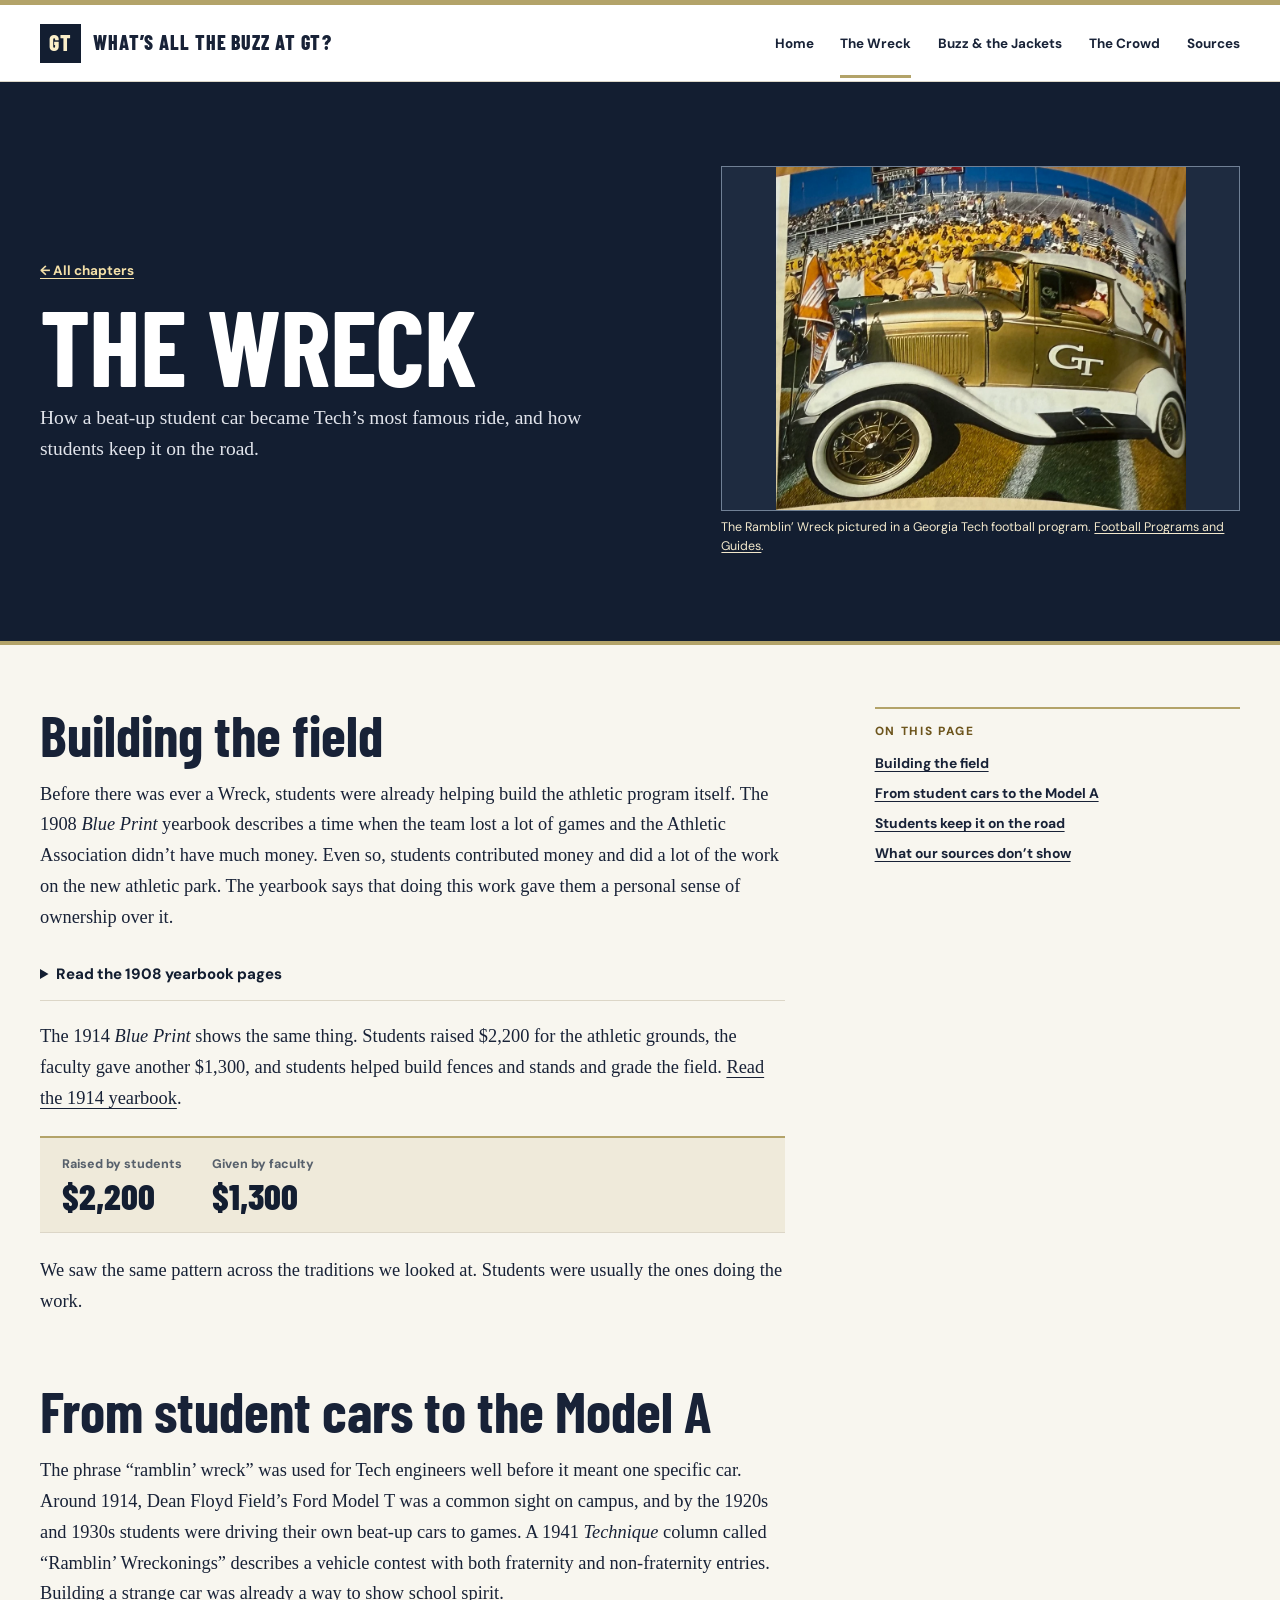
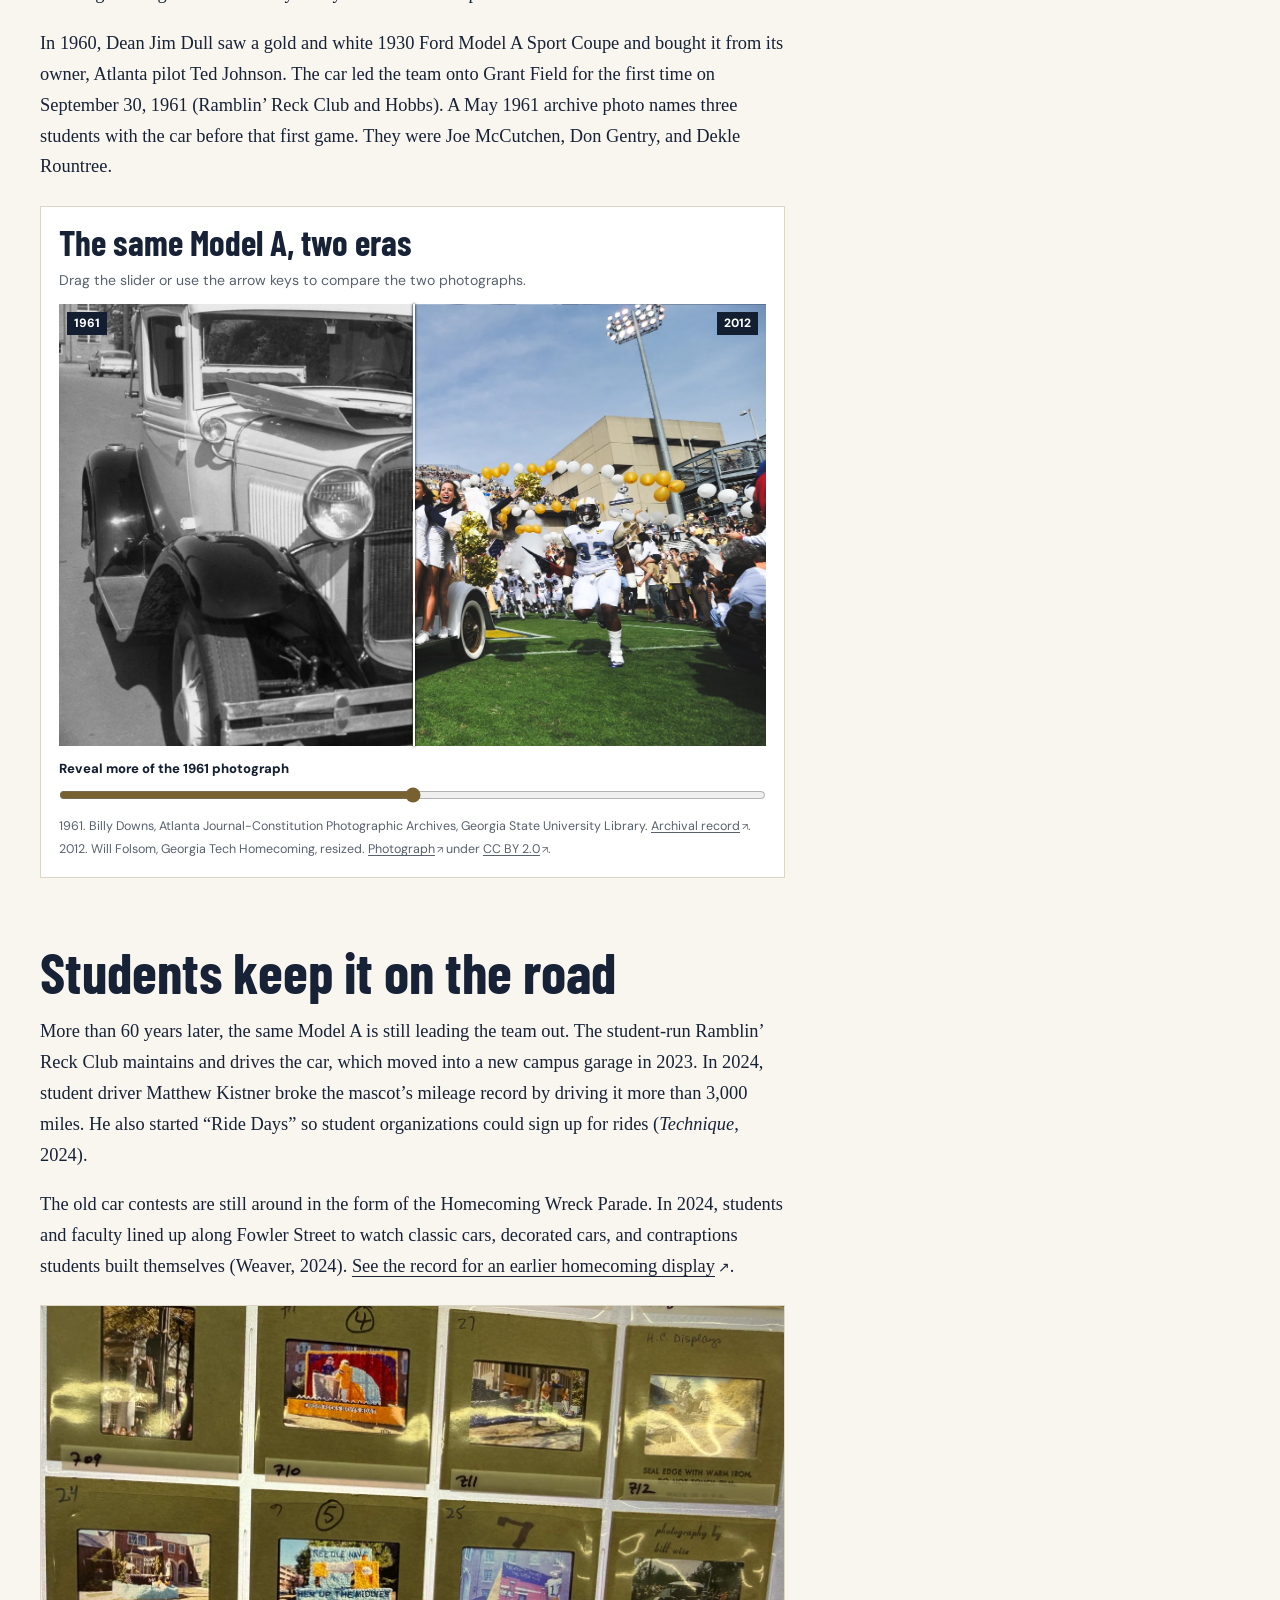
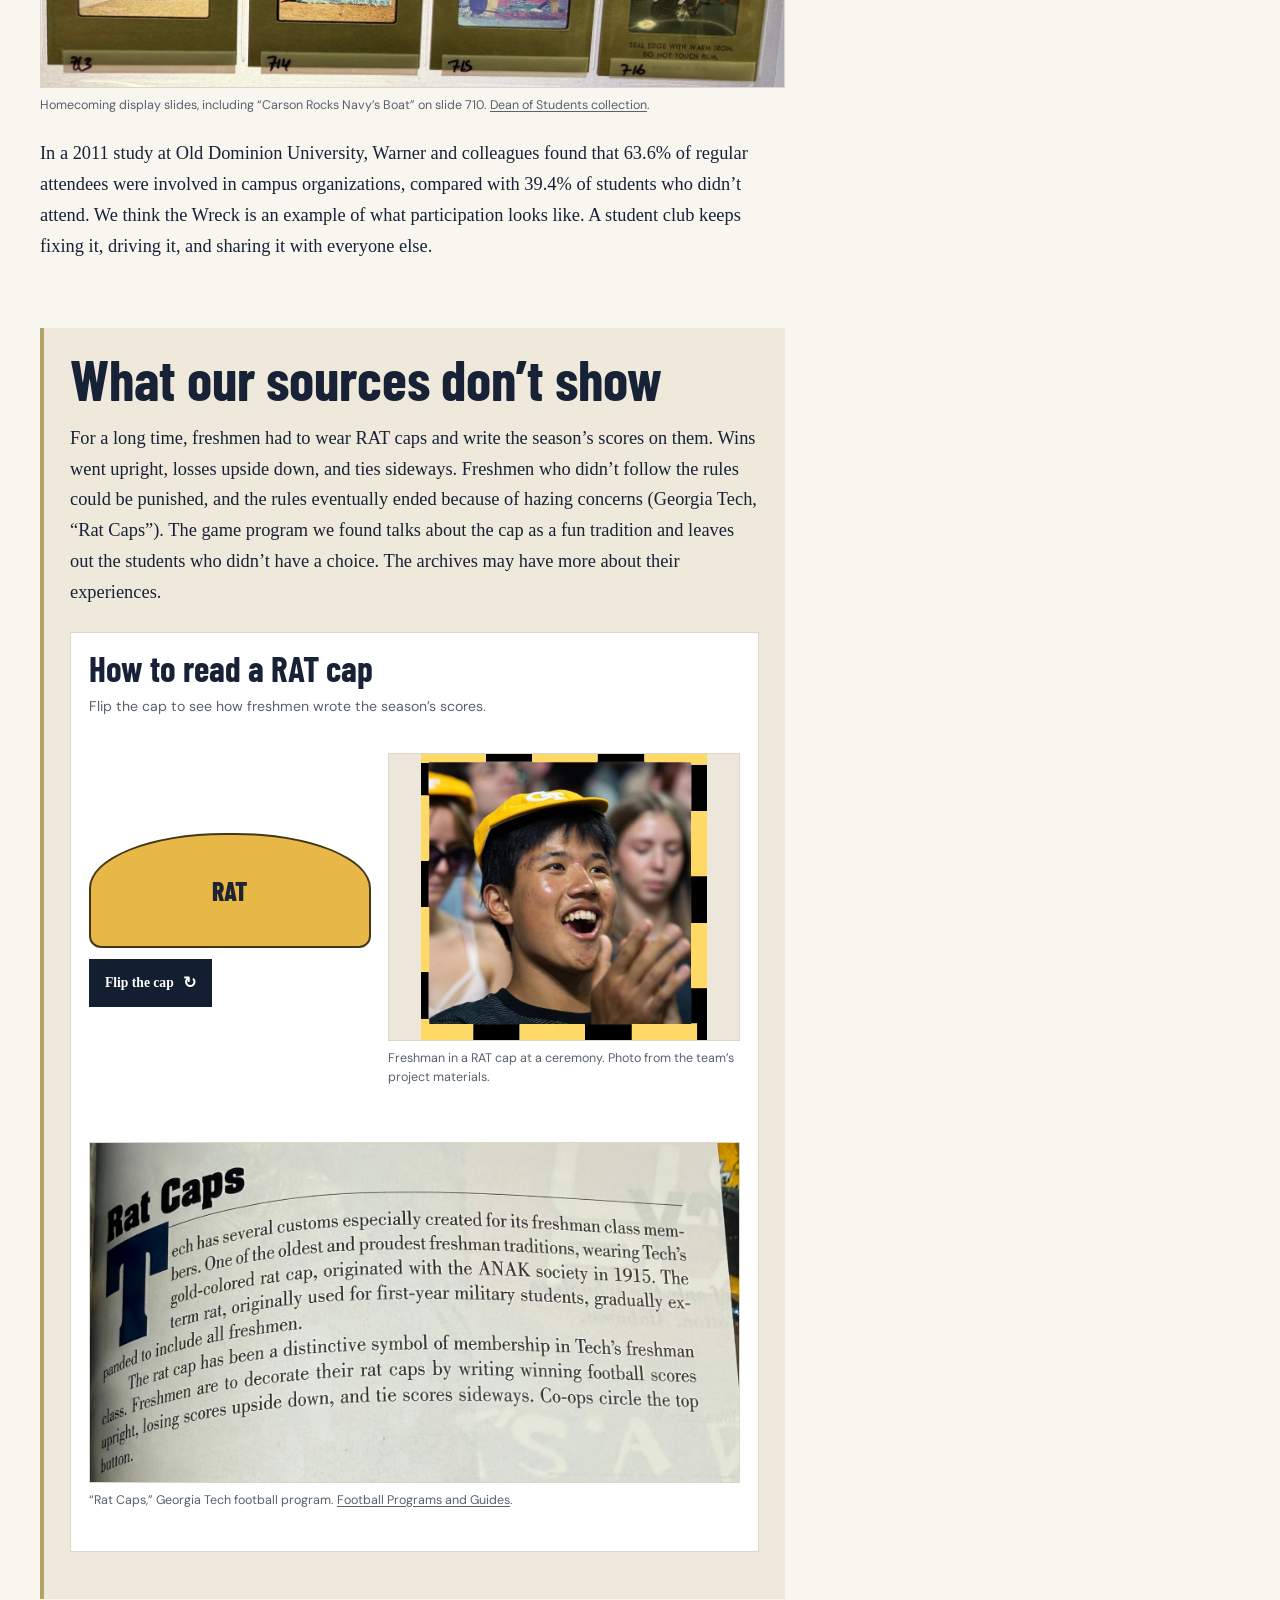
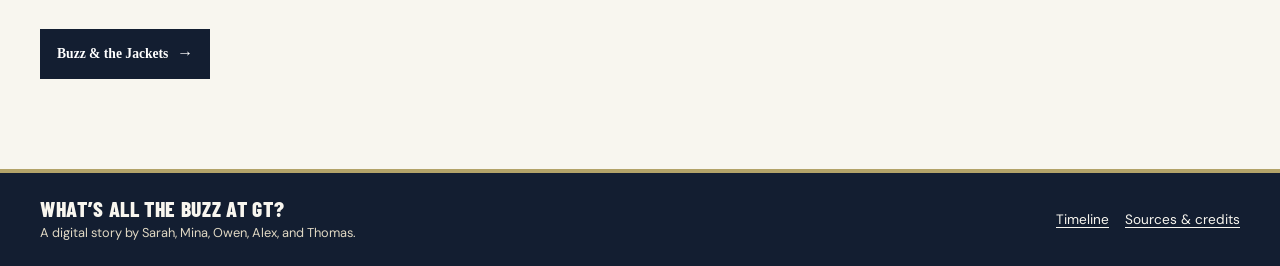
<file: wreck/index.html>
<!doctype html>
<html lang="en">
<head>
  <meta charset="utf-8">
  <meta name="viewport" content="width=device-width, initial-scale=1">
  <meta name="description" content="How a beat-up student car became Tech’s most famous ride, and how students keep it on the road.">
  <meta name="theme-color" content="#131e31">
  <title>The Wreck | What’s All the Buzz at GT?</title>
  <link rel="icon" href="../assets/favicon.png" type="image/png">
  <link rel="apple-touch-icon" href="../assets/apple-touch-icon.png">
  <link rel="preconnect" href="https://fonts.googleapis.com">
  <link rel="preconnect" href="https://fonts.gstatic.com" crossorigin>
  <link href="https://fonts.googleapis.com/css2?family=Barlow+Condensed:wght@600;700;800&amp;family=DM+Sans:wght@400;600;700;800&amp;family=Graduate&amp;display=swap" rel="stylesheet">
  <link rel="stylesheet" href="../assets/style.css?v=238ddcef">
  <script src="../assets/vendor/qrcode.js" defer></script>
  <script src="../assets/story.js?v=b8e5e19c" defer></script>
</head>
<body>
<a href="#main" class="skip-link">Skip to content</a>
<header class="site-header">
  <div class="wrap header-inner">
    <a href="../" class="wordmark"><span class="monogram" aria-hidden="true">GT</span><span class="wordmark-text">What’s All the Buzz at GT?</span></a>
    <nav class="site-nav" aria-label="Main navigation">
      <a href="../">Home</a>
      <a href="../wreck/" aria-current="page">The Wreck</a>
      <a href="../buzz/">Buzz &amp; the Jackets</a>
      <a href="../crowd/">The Crowd</a>
      <a href="../sources/">Sources</a>
    </nav>
  </div>
</header>
<main id="main">
<header class="chapter-banner banner-wreck">
  <div class="wrap chapter-banner-inner chapter-banner-grid">
    <div>
      <a class="breadcrumb" href="../#chapters">← All chapters</a>
      <h1>The Wreck</h1>
      <p>How a beat-up student car became Tech’s most famous ride, and how students keep it on the road.</p>
    </div>
    <figure class="banner-image">
      <a href="../assets/drive-wreck-program.webp"><img src="../assets/drive-wreck-banner.webp" alt="The gold and white Ramblin’ Wreck at a home game" fetchpriority="high"></a>
      <figcaption>The Ramblin’ Wreck pictured in a Georgia Tech football program. <a href="../sources/#source-programs">Football Programs and Guides</a>.</figcaption>
    </figure>
  </div>
</header>
<div class="wrap article-layout">
  <article class="prose"><section class="chapter-section" id="year-1908">
  <h2>Building the field</h2>
  <p>Before there was ever a Wreck, students were already helping build the athletic program itself. The 1908 <cite>Blue Print</cite> yearbook describes a time when the team lost a lot of games and the Athletic Association didn’t have much money. Even so, students contributed money and did a lot of the work on the new athletic park. The yearbook says that doing this work gave them a personal sense of ownership over it.</p>
  <details class="reveal archive-disclosure">
    <summary>Read the 1908 yearbook pages</summary>
    <div class="archive-grid early-field-scans">
      <figure class="archive-figure"><a href="../assets/drive-img_2695.webp"><img src="../assets/drive-img_2695.webp" alt="Text from the historical account of Tech athletics in the 1908 yearbook" loading="lazy"></a><figcaption>History of Tech athletics, <cite>Blue Print</cite>, 1908. <a href="../sources/#source-blueprint">Yearbook citation</a>.</figcaption></figure>
      <figure class="archive-figure"><a href="../assets/drive-img_2696.webp"><img src="../assets/drive-img_2696.webp" alt="Continuation of the 1908 yearbook’s athletics history" loading="lazy"></a><figcaption>Continuation of the athletics history, <cite>Blue Print</cite>, 1908. <a href="../sources/#source-blueprint">Yearbook citation</a>.</figcaption></figure>
    </div>
  </details>
  <p id="year-1914">The 1914 <cite>Blue Print</cite> shows the same thing. Students raised $2,200 for the athletic grounds, the faculty gave another $1,300, and students helped build fences and stands and grade the field. <a href="../sources/#source-blueprint-1914">Read the 1914 yearbook</a>.</p>
  <dl class="chapter-stats" aria-label="1914 contributions to the athletic grounds">
    <div><dt>Raised by students</dt><dd>$2,200</dd></div>
    <div><dt>Given by faculty</dt><dd>$1,300</dd></div>
  </dl>
  <p>We saw the same pattern across the traditions we looked at. Students were usually the ones doing the work.</p>
</section>

<section class="chapter-section" id="year-1961">
  <h2>From student cars to the Model A</h2>
  <p>The phrase “ramblin’ wreck” was used for Tech engineers well before it meant one specific car. Around 1914, Dean Floyd Field’s Ford Model T was a common sight on campus, and by the 1920s and 1930s students were driving their own beat-up cars to games. A 1941 <cite>Technique</cite> column called “Ramblin’ Wreckonings” describes a vehicle contest with both fraternity and non-fraternity entries. Building a strange car was already a way to show school spirit.</p>
  <p>In 1960, Dean Jim Dull saw a gold and white 1930 Ford Model A Sport Coupe and bought it from its owner, Atlanta pilot Ted Johnson. The car led the team onto Grant Field for the first time on September 30, 1961 (Ramblin’ Reck Club and Hobbs). A May 1961 archive photo names three students with the car before that first game. They were Joe McCutchen, Don Gentry, and Dekle Rountree.</p>
    <section class="interactive compare" aria-labelledby="compare-title" data-compare>
    <div class="interactive-head">
      <h3 id="compare-title">The same Model A, two eras</h3>
      <p>Drag the slider or use the arrow keys to compare the two photographs.</p>
    </div>
    <figure>
      <div class="compare-frame">
        <img src="../assets/archive-wreck-1961.webp" alt="Three students with the Ramblin’ Wreck in 1961" loading="lazy">
        <img src="../assets/archive-wreck-2012.webp" alt="The Ramblin’ Wreck leading Georgia Tech’s football team onto the field at Homecoming in 2012" loading="lazy">
        <span class="compare-seam" aria-hidden="true"></span>
        <div class="compare-tags" aria-hidden="true"><span>1961</span><span>2012</span></div>
      </div>
      <label class="compare-control">Reveal more of the 1961 photograph
        <input type="range" min="0" max="100" value="50" step="1">
      </label>
      <figcaption><span>1961. Billy Downs, Atlanta Journal-Constitution Photographic Archives, Georgia State University Library. <a href="https://dlg.usg.edu/record/gsu_ajc_11844">Archival record</a>.</span>
        <span>2012. Will Folsom, Georgia Tech Homecoming, resized. <a href="https://commons.wikimedia.org/wiki/File:The_Ramblin_Wreck_leads_the_Georgia_Tech_football_team_in_their_Homecoming_game..jpg">Photograph</a> under <a href="https://creativecommons.org/licenses/by/2.0/">CC BY 2.0</a>.</span></figcaption>
    </figure>
  </section>

</section>

<section class="chapter-section" id="year-2024">
  <h2>Students keep it on the road</h2>
  <p>More than 60 years later, the same Model A is still leading the team out. The student-run Ramblin’ Reck Club maintains and drives the car, which moved into a new campus garage in 2023. In 2024, student driver Matthew Kistner broke the mascot’s mileage record by driving it more than 3,000 miles. He also started “Ride Days” so student organizations could sign up for rides (<cite>Technique</cite>, 2024).</p>
  <p>The old car contests are still around in the form of the Homecoming Wreck Parade. In 2024, students and faculty lined up along Fowler Street to watch classic cars, decorated cars, and contraptions students built themselves (Weaver, 2024). <a href="https://finding-aids.library.gatech.edu/repositories/2/archival_objects/46721">See the record for an earlier homecoming display</a>.</p>
  <figure class="archive-figure">
    <a href="../assets/drive-img_0454.webp"><img src="../assets/drive-homecoming-slides.webp" alt="Six mounted slides of homecoming displays, including a painted scene that reads Carson Rocks Navy’s Boat" loading="lazy"></a>
    <figcaption>Homecoming display slides, including “Carson Rocks Navy’s Boat” on slide 710. <a href="../sources/#source-slides">Dean of Students collection</a>.</figcaption>
  </figure>
  <p>In a 2011 study at Old Dominion University, Warner and colleagues found that 63.6% of regular attendees were involved in campus organizations, compared with 39.4% of students who didn’t attend. We think the Wreck is an example of what participation looks like. A student club keeps fixing it, driving it, and sharing it with everyone else.</p>
</section>

<section class="chapter-section source-gap" id="wreck-source-gap">
  <h2>What our sources don’t show</h2>
  <p>For a long time, freshmen had to wear RAT caps and write the season’s scores on them. Wins went upright, losses upside down, and ties sideways. Freshmen who didn’t follow the rules could be punished, and the rules eventually ended because of hazing concerns (Georgia Tech, “Rat Caps”). The game program we found talks about the cap as a fun tradition and leaves out the students who didn’t have a choice. The archives may have more about their experiences.</p>
    <section class="interactive" aria-labelledby="cap-title">
    <div class="interactive-head">
      <h3 id="cap-title">How to read a RAT cap</h3>
      <p>Flip the cap to see how freshmen wrote the season’s scores.</p>
    </div>
    <div class="rat-content">
      <div class="rat-flip" data-cap>
        <div class="rat-front" data-front aria-hidden="true">RAT</div>
        <div class="rat-front rat-back" data-back hidden>
          <div class="rat-score" aria-hidden="true"><span>WIN</span><span>LOSS</span><span>TIE</span></div>
          <span class="sr-only">Win upright, loss upside down, tie sideways.</span>
        </div>
        <button class="action action-primary" type="button" aria-pressed="false">Flip the cap <span aria-hidden="true">↻</span></button>
      </div>
      <figure class="archive-figure compact-archive">
        <a href="../assets/drive-blurb-rat-cap-photo.webp"><img src="../assets/drive-blurb-rat-cap-photo.webp" alt="A student cheers while wearing a yellow Georgia Tech RAT cap" loading="lazy"></a>
        <figcaption>Freshman in a RAT cap at a ceremony. Photo from the team’s project materials.</figcaption>
      </figure>
    </div>
    <figure class="archive-figure">
      <a href="../assets/drive-img_0467.webp"><img src="../assets/drive-rat-cap-passage.webp" alt="The Rat Caps heading and score-writing instructions in a football program" loading="lazy"></a>
      <figcaption>“Rat Caps,” Georgia Tech football program. <a href="../sources/#source-programs">Football Programs and Guides</a>.</figcaption>
    </figure>
  </section>

</section>

    <a class="action action-primary next-chapter" href="../buzz/">Buzz &amp; the Jackets <span aria-hidden="true">→</span></a>
  </article>
  <aside class="article-aside">
    <p class="eyebrow">On this page</p>
    <nav aria-label="Chapter sections"><a href="#year-1908">Building the field</a>
<a href="#year-1961">From student cars to the Model A</a>
<a href="#year-2024">Students keep it on the road</a>
<a href="#wreck-source-gap">What our sources don’t show</a></nav>
  </aside>
</div>
</main>
<footer class="site-footer">
  <div class="wrap footer-inner">
    <div>
      <p class="footer-title">What’s All the Buzz at GT?</p>
      <p class="footer-credit">A digital story by Sarah, Mina, Owen, Alex, and Thomas.</p>
    </div>
    <nav class="footer-links" aria-label="Footer navigation">
      <a href="../#timeline">Timeline</a>
      <a href="../sources/">Sources &amp; credits</a>
    </nav>
  </div>
</footer>
</body>
</html>
</file>
<file: assets/style.css>
:root {
  color-scheme: light;
  --navy: #131e31;
  --ink: #182237;
  --muted: #58616c;
  --gold: #b3a369;
  --gold-dark: #6d551d;
  --paper: #f8f6ef;
  --line: #dcd6c7;
  --white: #fff;
  --heading: "Barlow Condensed", "Arial Narrow", Impact, sans-serif;
  --reading: Georgia, serif;
  --sans: "DM Sans", system-ui, sans-serif;
}
* { box-sizing: border-box; }
html { scroll-behavior: smooth; }
body { margin: 0; color: var(--ink); background: var(--paper); font-family: var(--sans); }
body, a { -webkit-tap-highlight-color: transparent; }
a { color: inherit; text-underline-offset: .2em; }
a:hover { text-decoration-thickness: .13em; }
a:focus-visible, summary:focus-visible, input:focus-visible { outline: 3px solid #9e6f17; outline-offset: 5px; }
button, input { font: inherit; }
button:focus-visible { outline: 3px solid #9e6f17; outline-offset: 4px; }
img { display: block; max-width: 100%; }
h1, h2, h3, p, figure, blockquote { margin: 0; }
h1, h2, h3 { font-family: var(--heading); line-height: .98; }
h2 { font-size: clamp(2.45rem, 5.5vw, 4.7rem); }
[hidden] { display: none !important; }
[id^="year-"], #timeline, #chapters, #story { scroll-margin-top: 1.75rem; }
.wrap { width: min(100% - 80px, 1200px); margin-inline: auto; }
.sr-only, .skip-link:not(:focus) {
  position: absolute;
  width: 1px;
  height: 1px;
  padding: 0;
  overflow: hidden;
  clip-path: inset(50%);
  white-space: nowrap;
}
.skip-link:focus { position: fixed; z-index: 4; top: 12px; left: 12px; padding: 12px; background: var(--white); }
.site-header { border-top: 5px solid var(--gold); border-bottom: 1px solid var(--line); background: var(--white); }
.header-inner { display: flex; align-items: center; justify-content: space-between; gap: 30px; min-height: 76px; }
.wordmark { display: inline-flex; align-items: center; gap: 12px; text-decoration: none; white-space: nowrap; }
.monogram {
  display: grid;
  place-items: center;
  width: 41px;
  height: 39px;
  color: #fbefc9;
  background: var(--navy);
  font: 800 1.36rem/.9 var(--heading);
  letter-spacing: .035em;
}
.wordmark-text { font: 800 1.24rem/1 var(--heading); letter-spacing: .045em; text-transform: uppercase; }
.site-nav { display: flex; align-items: stretch; gap: clamp(14px, 2.1vw, 33px); }
.site-nav a { padding: 26px 0 23px; border-bottom: 3px solid transparent; font-size: .84rem; font-weight: 700; text-decoration: none; white-space: nowrap; }
.site-nav a:hover, .site-nav a[aria-current="page"] { border-color: var(--gold); }
.cover { background: var(--white); }
.cover-inner { width: min(100% - 76px, 1120px); margin-inline: auto; padding: clamp(25px, 4.3vw, 63px) 0 clamp(24px, 3.7vw, 55px); }
.cover img { width: 100%; height: auto; }
.cover-actions { display: flex; align-items: center; justify-content: center; flex-wrap: wrap; gap: 12px 28px; margin-top: 12px; }
.action { display: inline-flex; align-items: center; justify-content: center; min-height: 44px; padding: .67rem 1rem; font-size: .85rem; font-weight: 800; text-decoration: none; border: 1px solid transparent; }
.action-primary { background: var(--navy); color: var(--white); }
.action-primary:hover { background: #2a3b56; }
.action-link { border-bottom-color: var(--gold); }
.action-link:hover { background: var(--paper); }
.action span { margin-left: .55rem; font-size: 1rem; }
.story { border-top: 1px solid var(--line); padding: clamp(50px, 7.4vw, 98px) 0; }
.story-grid { display: grid; grid-template-columns: 1fr 1.07fr; gap: clamp(26px, 7vw, 104px); }
.eyebrow { display: block; color: var(--gold-dark); font-size: .74rem; line-height: 1.4; font-weight: 800; letter-spacing: .14em; text-transform: uppercase; }
.story h2 { margin-top: 12px; text-transform: uppercase; }
.home-question { max-width: 26rem; padding-left: 1rem; border-left: 3px solid var(--gold); margin-top: 27px; font: 700 clamp(1.2rem, 2.2vw, 1.55rem)/1.3 var(--reading); }
.prose, .story-copy { font: 1.15rem/1.68 var(--reading); }
.story-copy p + p, .prose p + p { margin-top: 1em; }
.byline { margin-bottom: .85rem; color: var(--gold-dark); font: 800 .79rem/1.5 var(--sans); }
.chapters { padding: clamp(47px, 6.4vw, 85px) 0; background: var(--navy); color: var(--white); }
.chapters h2, .timeline h2 { margin-bottom: 24px; text-transform: uppercase; }
.card-grid { display: grid; grid-template-columns: repeat(3, 1fr); gap: 18px; }
.chapter-card {
  display: flex;
  flex-direction: column;
  background: #202d43;
  border: 1px solid #40506a;
  color: var(--white);
  text-decoration: none;
  transition: border-color .18s, background .18s;
}
.chapter-card:hover { border-color: #ddc782; background: #293a53; }
.card-image { height: 182px; overflow: hidden; border-bottom: 3px solid var(--gold); background: #ede8da; }
.card-image img { width: 100%; height: 100%; object-fit: cover; }
.chapter-card:first-child .card-image img { object-position: center 64%; }
.card-body { display: flex; flex: 1; flex-direction: column; align-items: flex-start; gap: 11px; padding: 21px 22px 18px; }
.card-body h3 { font-size: clamp(1.8rem, 3.1vw, 2.6rem); text-transform: uppercase; }
.card-body p { color: #e0e3e9; font-size: .95rem; line-height: 1.52; }
.card-arrow { margin-top: auto; padding-top: 2px; color: #f1d995; font-size: 1.55rem; }
.chapters { background: var(--navy) url("explore-map.webp") center / cover no-repeat; border-block: 4px solid var(--gold); }
.explore-grid { display: grid; grid-template-columns: repeat(2, minmax(0, 1fr)); grid-template-rows: auto auto auto auto; gap: clamp(18px, 3vw, 40px) clamp(40px, 9vw, 150px); }
.chapters .explore-title {
  grid-column: 2;
  grid-row: 1;
  justify-self: end;
  display: grid;
  justify-items: end;
  gap: .18em;
  margin: 0;
  color: var(--white);
  font: 400 clamp(2.2rem, 4.6vw, 4.4rem)/1 "Graduate", var(--heading);
  letter-spacing: .12em;
  text-align: right;
  text-transform: uppercase;
  -webkit-text-stroke: .07em #ecc488;
  paint-order: stroke fill;
  text-shadow: 0 3px 14px rgb(0 0 0 / .55);
}
.explore-title span { padding-bottom: .12em; border-bottom: 3px solid var(--white); box-shadow: 0 2px 0 rgb(0 0 0 / .25); }
.explore-title span:first-child { padding-left: .1em; }
.explore-grid .chapter-card:nth-of-type(1) { grid-column: 1; grid-row: 1 / span 2; }
.explore-grid .chapter-card:nth-of-type(2) { grid-column: 2; grid-row: 2 / span 2; }
.explore-grid .chapter-card:nth-of-type(3) { grid-column: 1; grid-row: 3 / span 2; }
.explore-grid .chapter-card { background: #000; border: 1px solid #000; box-shadow: 0 14px 34px rgb(0 0 0 / .45); }
.explore-grid .chapter-card:hover { background: #0e1420; border-color: #ddc782; }
.explore-grid .card-image { height: clamp(150px, 15vw, 205px); }
.timeline { padding: clamp(48px, 7vw, 96px) 0; }
.timeline h2 { margin-bottom: 9px; }
.timeline-intro { color: var(--muted); font-size: .98rem; }
.timeline-list { list-style: none; margin: 30px 0 0; padding: 0; border-top: 1px solid var(--line); }
.timeline-card { display: grid; grid-template-columns: minmax(110px, 19%) minmax(0, 1fr) minmax(117px, auto); align-items: center; gap: 18px; padding: 13px 0; min-height: 62px; border-bottom: 1px solid var(--line); }
.timeline-year { width: fit-content; color: var(--navy); font: 800 clamp(1.65rem, 3vw, 2.25rem)/1 var(--heading); }
.timeline-event { font-size: .96rem; line-height: 1.45; }
.timeline-destinations { display: flex; flex-wrap: wrap; justify-content: flex-end; gap: .45rem 1rem; color: var(--gold-dark); font-size: .8rem; font-weight: 800; }
.timeline-destinations a { white-space: nowrap; }
@media (min-width: 681px) {
  .is-line .timeline-list {
    position: relative;
    margin-top: 22px;
    padding-top: 132px;
    border-top: 0;
    background: repeating-linear-gradient(90deg, #cfc8b6 0 2px, transparent 2px calc(100% / 13)) 0 57px / 100% 13px no-repeat;
  }
  .is-line .timeline-list::before, .is-line .timeline-list::after { content: ""; position: absolute; left: 0; top: 62px; height: 3px; }
  .is-line .timeline-list::before { right: 0; background: #cfc8b6; }
  .is-line .timeline-list::after { width: var(--progress, 0%); background: var(--gold-dark); transition: width .35s ease; }
  .timeline-dot {
    position: absolute;
    z-index: 1;
    left: var(--pos);
    top: 63.5px;
    display: flex;
    flex-direction: column;
    align-items: center;
    gap: 7px;
    padding: 0;
    border: 0;
    background: none;
    color: var(--muted);
    cursor: pointer;
    pointer-events: none;
    transform: translate(-50%, calc(-100% + 8px));
  }
  .timeline-dot[data-side="below"] { flex-direction: column-reverse; transform: translate(-50%, -8px); }
  .timeline-dot-label, .timeline-dot-mark { pointer-events: auto; }
  .timeline-dot-label { padding: 3px 4px; font: 800 1.22rem/1 var(--heading); letter-spacing: .02em; white-space: nowrap; transition: color .18s; }
  .timeline-dot-mark { width: 16px; height: 16px; border: 3px solid var(--navy); border-radius: 50%; background: var(--paper); transition: transform .18s, background .18s, box-shadow .18s; }
  .timeline-dot:hover { color: var(--navy); }
  .timeline-dot:hover .timeline-dot-mark { transform: scale(1.2); }
  .is-past .timeline-dot-mark { background: var(--gold-dark); border-color: var(--gold-dark); }
  .is-current .timeline-dot { color: var(--navy); }
  .is-current .timeline-dot-label { text-decoration: underline 2px var(--gold); text-underline-offset: .22em; }
  .is-current .timeline-dot-mark { transform: scale(1.3); background: var(--gold); box-shadow: 0 0 0 5px #b3a36947; }
  .is-line li:not(.is-current) .timeline-card { display: none; }
  .is-line .timeline-card {
    grid-template-columns: minmax(150px, auto) minmax(0, 1fr);
    align-items: start;
    gap: 8px clamp(22px, 4vw, 50px);
    min-height: 158px;
    padding: 26px clamp(22px, 3.4vw, 40px);
    border: 1px solid var(--line);
    border-top: 4px solid var(--gold);
    background: var(--white);
  }
  .is-line .timeline-year { grid-row: 1 / span 2; font-size: clamp(3.4rem, 6.4vw, 5.2rem); text-decoration: none; }
  .is-line .timeline-year:hover { text-decoration: underline; text-decoration-thickness: 3px; }
  .is-line .timeline-event { padding-top: .35rem; font: clamp(1.15rem, 1.9vw, 1.4rem)/1.45 var(--reading); }
  .is-line .timeline-destinations { justify-content: flex-start; font-size: .86rem; }
  .is-line .timeline-destinations a::after { content: " →"; }
  .timeline-steps { display: flex; align-items: center; justify-content: space-between; gap: 16px; margin-top: 14px; }
  .timeline-steps button { min-height: 44px; padding: .5rem .9rem; border: 1px solid var(--navy); background: none; color: var(--navy); font: 800 .85rem/1.2 var(--sans); cursor: pointer; }
  .timeline-steps button:hover:not(:disabled) { background: var(--navy); color: var(--white); }
  .timeline-steps button:disabled { border-color: var(--line); color: #7d848d; cursor: default; }
  .timeline-count { color: var(--muted); font-size: .8rem; font-weight: 700; }
}
@media (min-width: 681px) and (prefers-reduced-motion: no-preference) {
  .is-line .is-current .timeline-card { animation: timeline-card-in .28s ease; }
  @keyframes timeline-card-in { from { opacity: 0; transform: translateY(6px); } }
}
.site-footer { background: var(--navy); border-top: 4px solid var(--gold); color: #f8f6ef; }
.footer-inner { display: flex; justify-content: space-between; align-items: center; flex-wrap: wrap; gap: 18px 40px; padding-block: 25px; }
.footer-title { font: 800 1.35rem/1 var(--heading); text-transform: uppercase; letter-spacing: .03em; }
.footer-credit { margin-top: 5px; color: #e1d9c4; font-size: .8rem; }
.footer-links { display: flex; flex-wrap: wrap; gap: 1rem; font-size: .85rem; }
.chapter-banner { color: var(--white); background: var(--navy); border-bottom: 4px solid var(--gold); }
.chapter-banner-inner { padding-block: clamp(30px, 6.6vw, 85px); }
.chapter-banner-grid { display: grid; grid-template-columns: minmax(0, 1fr) minmax(250px, .84fr); align-items: center; gap: clamp(24px, 5vw, 72px); }
.breadcrumb { display: inline-block; margin-bottom: 1.1rem; color: #f4e0a8; font-size: .84rem; font-weight: 700; }
.chapter-banner h1 { margin-bottom: .75rem; font-size: clamp(4rem, 8.4vw, 8.7rem); text-transform: uppercase; letter-spacing: -.01em; line-height: .88; }
.chapter-banner p { max-width: 34rem; color: #e1e4eb; font: clamp(1rem, 2vw, 1.22rem)/1.55 var(--reading); }
.banner-image img { width: 100%; height: clamp(170px, 26vw, 345px); object-fit: cover; border: 1px solid #708095; }
.banner-image figcaption { margin-top: 7px; color: #f2e8cc; }
.article-layout { display: grid; grid-template-columns: minmax(0, 745px) minmax(170px, 1fr); gap: clamp(30px, 7vw, 95px); padding-block: clamp(28px, 5vw, 62px) clamp(48px, 7vw, 90px); align-items: start; }
.chapter-section + .chapter-section { margin-top: clamp(34px, 6vw, 66px); }
.prose h2 { margin-bottom: 16px; font-size: clamp(2.25rem, 4.6vw, 3.55rem); }
.prose h3 { margin-bottom: 10px; font-size: clamp(1.55rem, 3vw, 2.2rem); }
.prose .source-note { color: var(--muted); }
.prose .source-gap { padding: 23px 26px; background: #eee9da; border-left: 4px solid var(--gold); }
.article-aside { position: sticky; top: 32px; border-top: 2px solid var(--gold); padding-top: 14px; }
.article-aside nav { display: grid; gap: 12px; margin-top: 15px; }
.article-aside a { width: fit-content; color: var(--ink); font-size: .87rem; font-weight: 700; }
.next-chapter { display: inline-flex; margin-top: 30px; }
.chapter-stats {
  display: flex;
  flex-wrap: wrap;
  gap: 14px 30px;
  margin-block: 22px;
  padding: 18px 22px;
  border-top: 2px solid var(--gold);
  border-bottom: 1px solid var(--line);
  background: #efeada;
}
.chapter-stats dt { color: var(--muted); font: 800 .78rem/1.4 var(--sans); }
.chapter-stats dd { margin: 4px 0 0; color: var(--navy); font: 800 2.3rem/1 var(--heading); }
.interactive, .inline-archive { padding: 18px; margin-block: 24px; background: var(--white); border: 1px solid var(--line); }
.interactive-head { margin-bottom: 14px; }
.interactive-head p { color: var(--muted); font: .88rem/1.45 var(--sans); }
figcaption, .artifact-caption { color: var(--muted); font: .78rem/1.52 var(--sans); }
.inline-archive figcaption, .compare figure figcaption { margin-top: 8px; }
.inline-archive img { width: 100%; max-height: 445px; object-fit: contain; background: #ece7db; }
.compare figcaption span { display: block; margin-top: 4px; }
.compare-frame { position: relative; aspect-ratio: 16/10; background: #e8e0cf; }
.compare-frame img { position: absolute; width: 100%; height: 100%; object-fit: cover; object-position: center; }
.compare-frame img:last-of-type { clip-path: inset(0 0 0 var(--reveal, 50%)); }
.compare-seam { position: absolute; width: 2px; background: white; left: var(--reveal, 50%); top: 0; bottom: 0; box-shadow: 0 0 3px #000; }
.compare-tags { position: absolute; inset: 8px 8px auto; display: flex; gap: 5px; justify-content: space-between; pointer-events: none; }
.compare-tags span { color: white; background: var(--navy); padding: .33em .58em; font: 800 .75rem/1.2 var(--sans); }
.compare-control { margin: 14px 0; display: block; color: var(--navy); font: 800 .82rem/1.4 var(--sans); }
.compare-control input { display: block; width: 100%; margin: 9px 0 0; accent-color: #786130; cursor: ew-resize; }
details.reveal { color: var(--ink); border-bottom: 1px solid var(--line); padding-block: 9px; }
details.reveal:last-child { border-bottom: 0; }
details.reveal summary { cursor: pointer; padding: 6px 0; color: var(--navy); font: 800 .94rem/1.4 var(--sans); }
details.reveal > p { margin: 6px 0 9px; font-size: 1rem; }
.rat-content { display: grid; grid-template-columns: minmax(0, .8fr) minmax(0, 1fr); align-items: center; gap: 17px; padding-bottom: 9px; }
.rat-content p { font-size: .95rem; }
.rat-front {
  display: grid; place-items: center; color: #202331; min-height: 115px; padding: 12px;
  border: 2px solid #44381a; border-radius: 48% 48% 12px 12px; font: 800 1.6rem/1 var(--heading);
  background: #e7b847;
}
.rat-back { background: #f0d469; }
.rat-flip { display: grid; gap: 11px; }
.rat-flip button { min-height: 44px; width: fit-content; border: 0; cursor: pointer; }
.rat-score { display: flex; gap: 11px; text-align: center; }
.rat-score span:nth-child(2) { transform: rotate(180deg); }
.rat-score span:nth-child(3) { transform: rotate(90deg); }
.stunt-stands {
  --cols: 25;
  display: grid;
  grid-template-columns: repeat(var(--cols), minmax(0, 1fr));
  gap: 3px;
  padding: clamp(8px, 2vw, 14px);
  background: repeating-linear-gradient(180deg, #3a4558 0 calc(100% / 7 - 2px), #232c3c calc(100% / 7 - 2px) calc(100% / 7));
  border-top: 4px solid var(--gold);
  perspective: 900px;
}
.stunt-card { position: relative; aspect-ratio: 3 / 4; -webkit-transform-style: preserve-3d; transform-style: preserve-3d; transition: transform .45s ease var(--delay, 0s); cursor: pointer; }
.stunt-face { position: absolute; inset: 0; border-radius: 2px; -webkit-backface-visibility: hidden; backface-visibility: hidden; }
.stunt-front { background: #f4f1e8; box-shadow: inset 0 -2px 0 #d6d0c0; transform: rotateY(0deg); }
.stunt-back { background: var(--navy); box-shadow: inset 0 -2px 0 rgb(0 0 0 / .25); transform: rotateY(180deg); }
.stunt-card.is-up { transform: rotateY(180deg); }
.stunt-card.is-gold .stunt-back { background: #e3b84a; }
.stunt-controls { display: flex; flex-wrap: wrap; gap: 8px; margin-top: 14px; }
.stunt-controls button { min-height: 44px; min-width: 64px; padding: .5rem .95rem; border: 1px solid var(--navy); background: none; color: var(--navy); font: 800 .85rem/1.2 var(--sans); cursor: pointer; }
.stunt-controls button:hover, .stunt-controls button[aria-pressed="true"] { background: var(--navy); color: var(--white); }
.stunt-controls .stunt-reset { margin-left: auto; border-color: var(--line); }
.stunt-status { min-height: 1.4em; margin-top: 8px; color: var(--muted); font: .82rem/1.4 var(--sans); }
@media (max-width: 480px) { .stunt-stands { gap: 2px; } }
.gallery { display: grid; gap: 11px; }
.gallery details { padding: 1px 12px 8px; border: 1px solid var(--line); background: var(--paper); }
.gallery img { width: 100%; max-height: 400px; object-fit: contain; background: #ece7db; }
.gallery figcaption { padding-block: 5px; }
.song-grid { display: grid; grid-template-columns: minmax(0, 1fr) minmax(0, 1fr); align-items: start; gap: 18px; }
.song-grid img { max-height: 470px; width: 100%; object-fit: contain; background: #ece7db; }
.song-grid figcaption { margin-top: 7px; }
.source-list { padding-left: 1.3em; }
.source-list li + li { margin-top: .7em; }
.source-list a { font-weight: 700; }
@media (max-width: 920px) {
  .wrap { width: calc(100% - 54px); }
  .cover-inner { width: calc(100% - 38px); }
  .header-inner { gap: 15px; }
  .article-layout { gap: 35px; }
}
@media (max-width: 680px) {
  .wrap { width: calc(100% - 36px); }
  .header-inner { display: block; min-height: 0; }
  .wordmark { min-height: 61px; }
  .monogram { width: 35px; height: 34px; }
  .site-nav { justify-content: space-between; flex-wrap: wrap; gap: 0 5px; }
  .site-nav a { min-height: 44px; display: flex; align-items: center; padding: 8px 0 7px; font-size: .78rem; }
  .cover-inner { width: calc(100% - 20px); padding-top: 23px; }
  .cover-actions { margin-top: 13px; gap: 8px 12px; }
  .story-grid, .chapter-banner-grid, .article-layout { grid-template-columns: minmax(0, 1fr); }
  .story-grid { gap: 24px; }
  .home-question { margin-top: 18px; }
  .card-grid { grid-template-columns: minmax(0, 1fr); }
  .chapters { background-image: url("explore-map-small.webp"); }
  .explore-grid { grid-template-columns: minmax(0, 1fr); grid-template-rows: none; gap: 16px; }
  .chapters .explore-title { grid-column: 1; margin-bottom: 8px; font-size: clamp(1.75rem, 8.6vw, 2.6rem); letter-spacing: .08em; }
  .explore-grid .chapter-card:nth-of-type(n) { grid-column: 1; grid-row: auto; }
  .explore-grid .card-image { height: auto; }
  .chapter-card { display: grid; grid-template-columns: minmax(92px, 35%) 1fr; }
  .card-image { height: auto; min-height: 148px; border-bottom: 0; border-right: 3px solid var(--gold); }
  .card-image img { height: 100%; }
  .card-body { padding: 14px 15px 11px; gap: 6px; }
  .card-body p { font-size: .86rem; }
  .timeline-dot, .timeline-steps { display: none; }
  .timeline-list { margin-left: 7px; padding-left: 22px; border-top: 0; border-left: 3px solid #cfc8b6; }
  .timeline-list li { position: relative; }
  .timeline-list li::before { content: ""; position: absolute; left: -33.5px; top: 20px; width: 14px; height: 14px; border: 3px solid var(--navy); border-radius: 50%; background: var(--paper); }
  .timeline-list li:last-child .timeline-card { border-bottom: 0; }
  .timeline-card { grid-template-columns: minmax(77px, auto) 1fr; gap: 4px 12px; }
  .timeline-year { grid-row: 1 / span 2; align-self: start; }
  .timeline-destinations { grid-column: 2; justify-content: flex-start; }
  .footer-inner { padding-block: 21px; }
  .article-aside { position: static; grid-row: 1; }
  .article-aside nav { display: flex; flex-wrap: wrap; column-gap: 16px; margin-top: 10px; }
  .banner-image img { max-height: 230px; }
  .song-grid { grid-template-columns: 1fr; }
  .prose, .story-copy { font-size: 1.065rem; }
}
a[href^="http"]::after { content: "\2197\FE0E"; display: inline-block; margin-left: .2em; font-size: .78em; text-decoration: none; }
.qr-panel { display: grid; justify-items: center; gap: 14px; width: min(100%, 420px); padding: 28px 26px 24px; background: var(--paper); color: var(--ink); border-top: 5px solid var(--gold); text-align: center; }
.qr-panel h2 { font-size: clamp(1.9rem, 5vw, 2.6rem); text-transform: uppercase; }
.qr-panel p { color: var(--muted); font: .95rem/1.45 var(--sans); }
.qr-code { width: min(70vw, 260px); padding: 12px; background: var(--white); }
.qr-code svg { display: block; width: 100%; height: auto; }
.qr-title { color: var(--navy) !important; font-weight: 700 !important; }
.qr-url { overflow-wrap: anywhere; font-size: .78rem !important; }
.qr-back { min-height: 52px; width: 100%; border: 0; background: var(--navy); color: var(--white); font: 800 1rem/1 var(--sans); cursor: pointer; }
.lightbox-open { overflow: hidden; }
.lightbox { max-width: none; max-height: none; width: 100%; height: 100%; margin: 0; padding: clamp(16px, 4vw, 48px); border: 0; background: rgb(10 15 25 / .92); color: var(--white); }
.lightbox::backdrop { background: transparent; }
.lightbox[open] { display: grid; place-items: center; }
.lightbox figure { display: grid; justify-items: center; gap: 10px; max-width: 100%; max-height: 100%; pointer-events: none; }
.lightbox img { max-width: min(100%, 1400px); max-height: calc(100vh - 140px); width: auto; height: auto; object-fit: contain; background: #ece7da; pointer-events: auto; }
.lightbox figcaption { max-width: 70ch; color: #e1d9c4; font: .85rem/1.5 var(--sans); text-align: center; pointer-events: auto; }
.lightbox figcaption a { color: #f4e0a8; }
.lightbox-close { position: fixed; top: 14px; right: 14px; width: 44px; height: 44px; border: 1px solid #ffffff55; border-radius: 50%; background: var(--navy); color: var(--white); font-size: 1.1rem; cursor: pointer; }
.lightbox-close:hover { background: #2a3b56; }
@media (prefers-reduced-motion: reduce) {
  html { scroll-behavior: auto; }
  *, *::before, *::after { transition-duration: 0s !important; }
}
.archive-figure { margin-block: 1.45rem; }
.archive-figure > a, .banner-image > a, .home-archive > a { display: block; }
.archive-figure img {
  display: block;
  width: 100%;
  max-height: 38rem;
  object-fit: contain;
  background: #ece7da;
  border: 1px solid var(--line);
}
.archive-figure figcaption, .home-archive figcaption { margin-top: .48rem; }
.archive-grid {
  display: grid;
  grid-template-columns: repeat(2, minmax(0, 1fr));
  align-items: start;
  gap: .9rem;
  margin-block: 1.35rem;
}
.archive-grid .archive-figure { margin: 0; }
.archive-grid .archive-figure img { max-height: 30rem; }
.early-field-scans .archive-figure img { max-height: 21rem; }
.archive-disclosure { margin-block: 1rem 1.25rem; }
.archive-disclosure .archive-figure, .archive-disclosure .archive-grid { margin-top: .65rem; }
.home-archive { max-width: 28rem; margin-top: 1.4rem; }
.home-archive img { width: 100%; height: auto; border: 1px solid var(--line); }
.banner-image img { height: auto; max-height: 345px; object-fit: contain; background: #1e2b40; }
.banner-buzz .banner-image img { object-fit: cover; aspect-ratio: 4 / 3; object-position: center 50%; }
.card-image img { object-position: center 42%; }
.compact-archive img { max-height: 18rem; }
@media (max-width: 680px) {
  .archive-figure { margin-block: 1.1rem; }
  .archive-grid { gap: .65rem; }
  .archive-grid .archive-figure img { max-height: 23rem; }
  .banner-image img { max-height: 225px; }
  .home-archive { margin-top: 1.1rem; }
}
@media (max-width: 420px) {
  .archive-grid { grid-template-columns: 1fr; }
}
</file>
